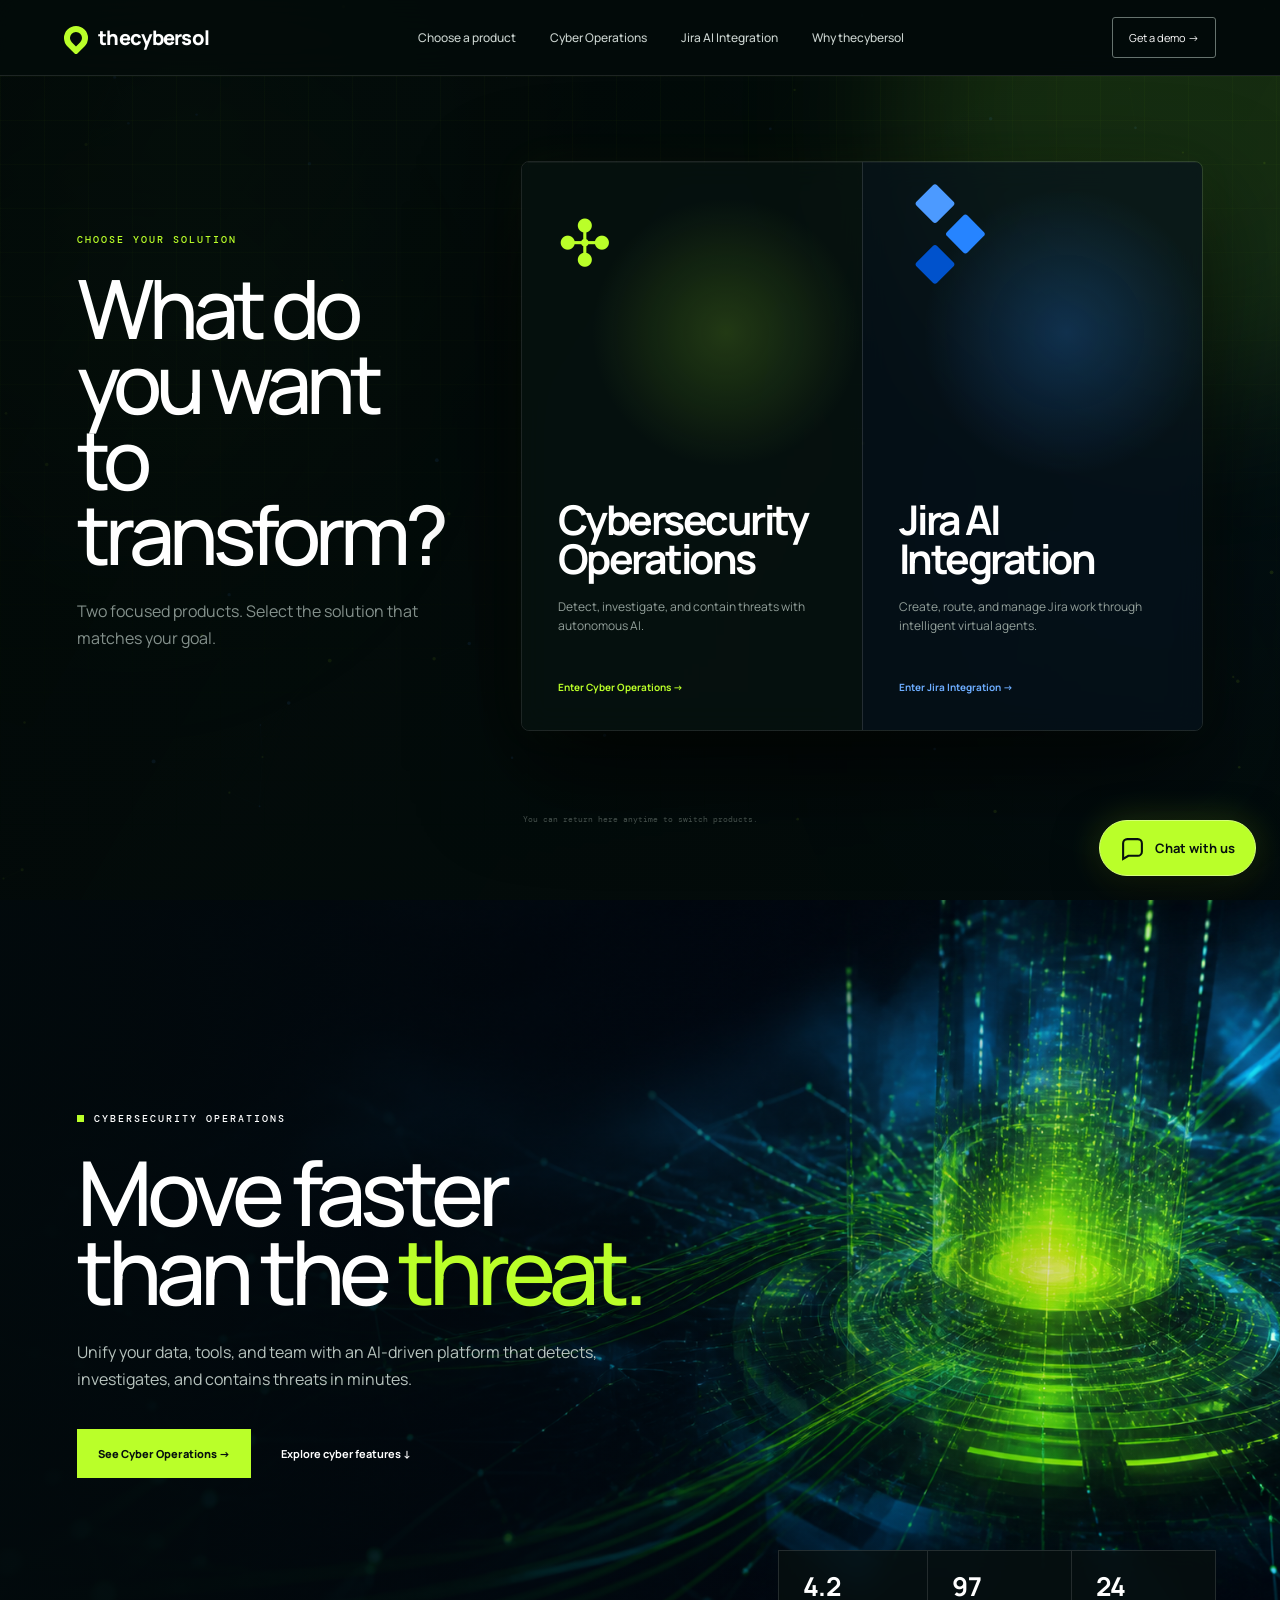
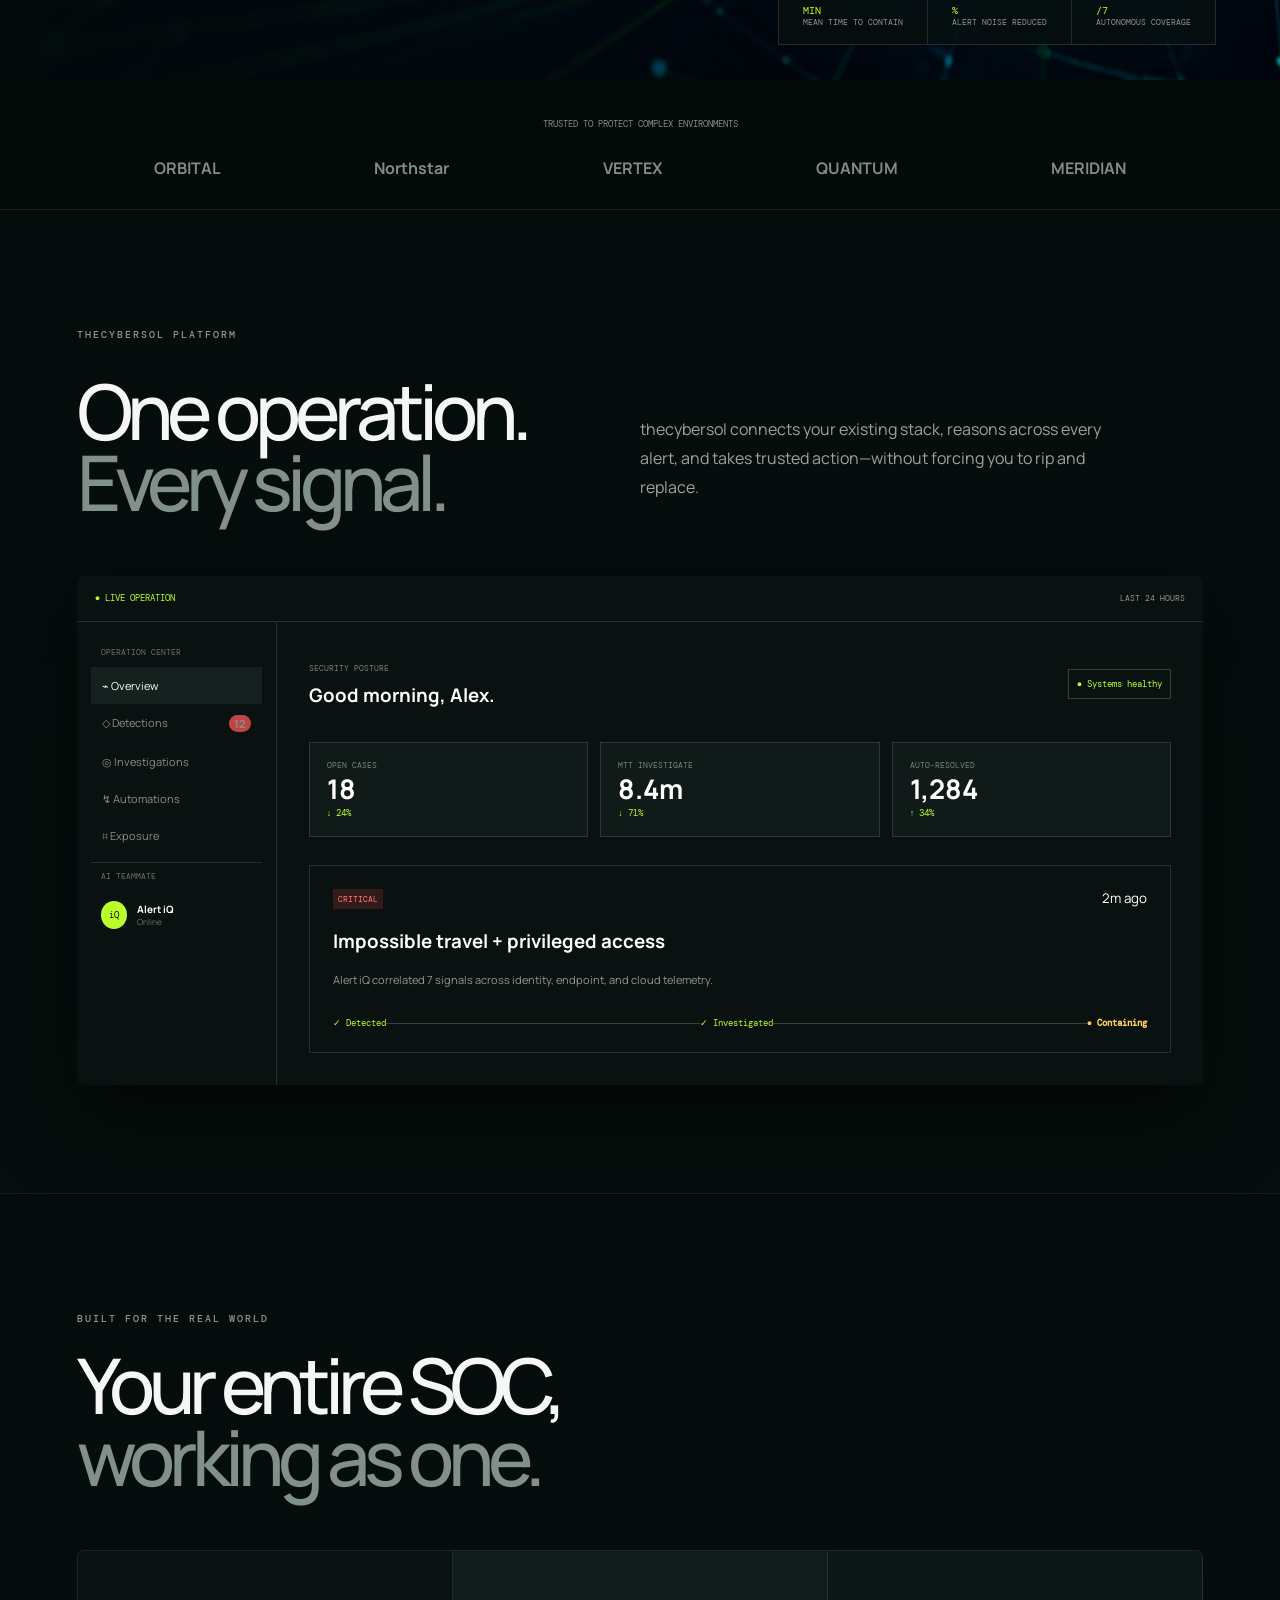
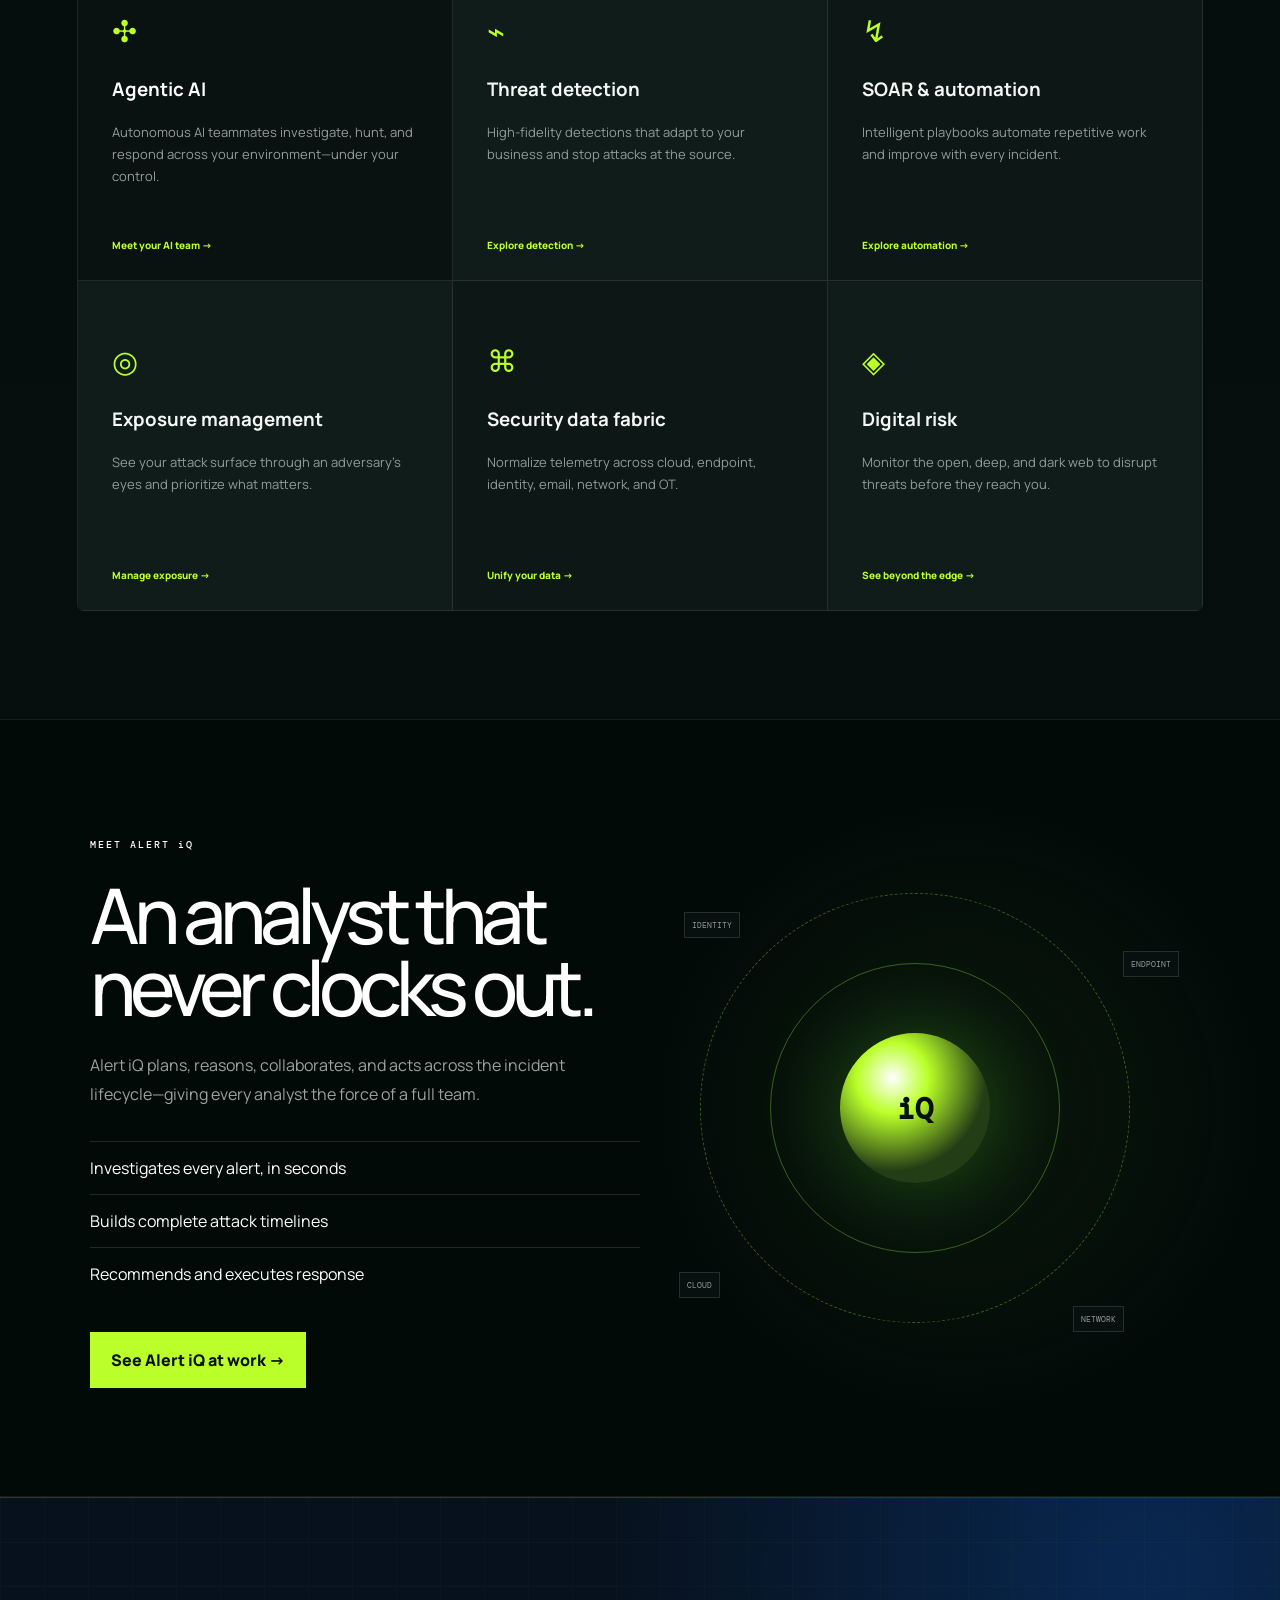
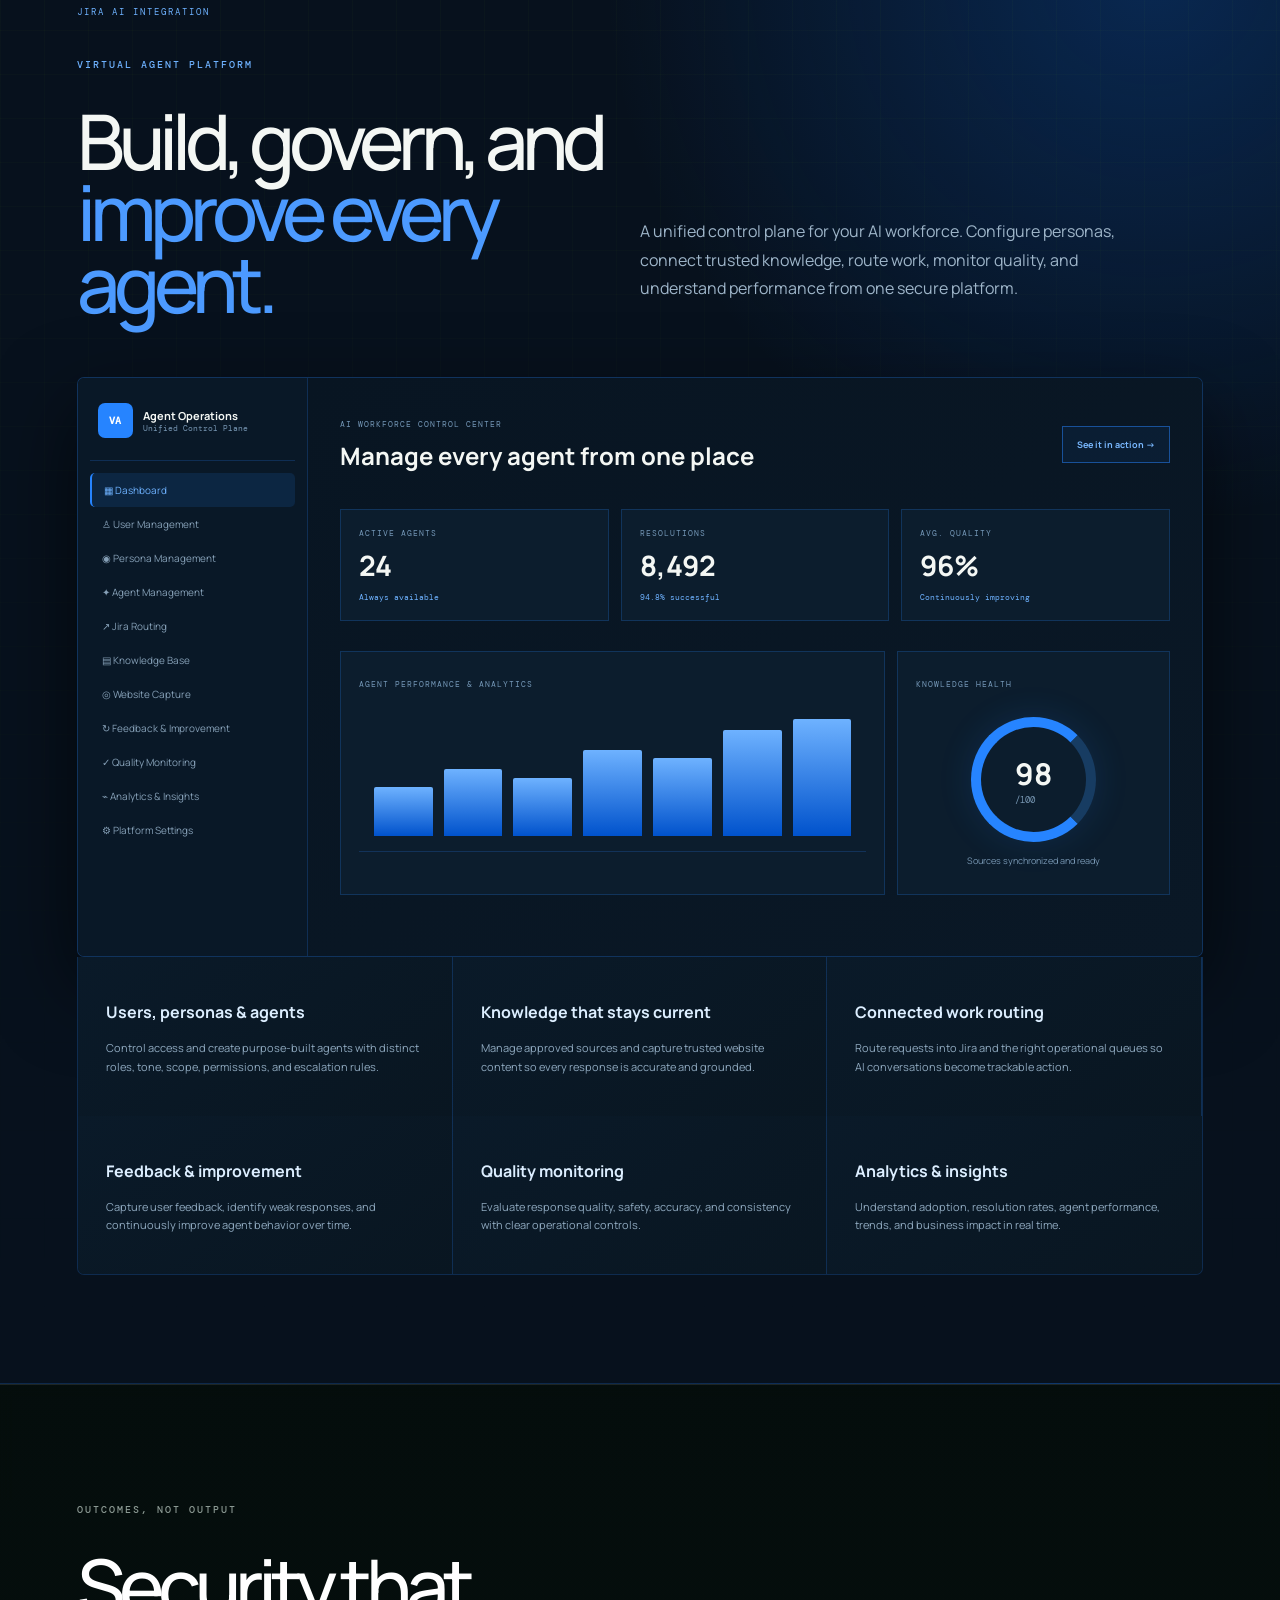
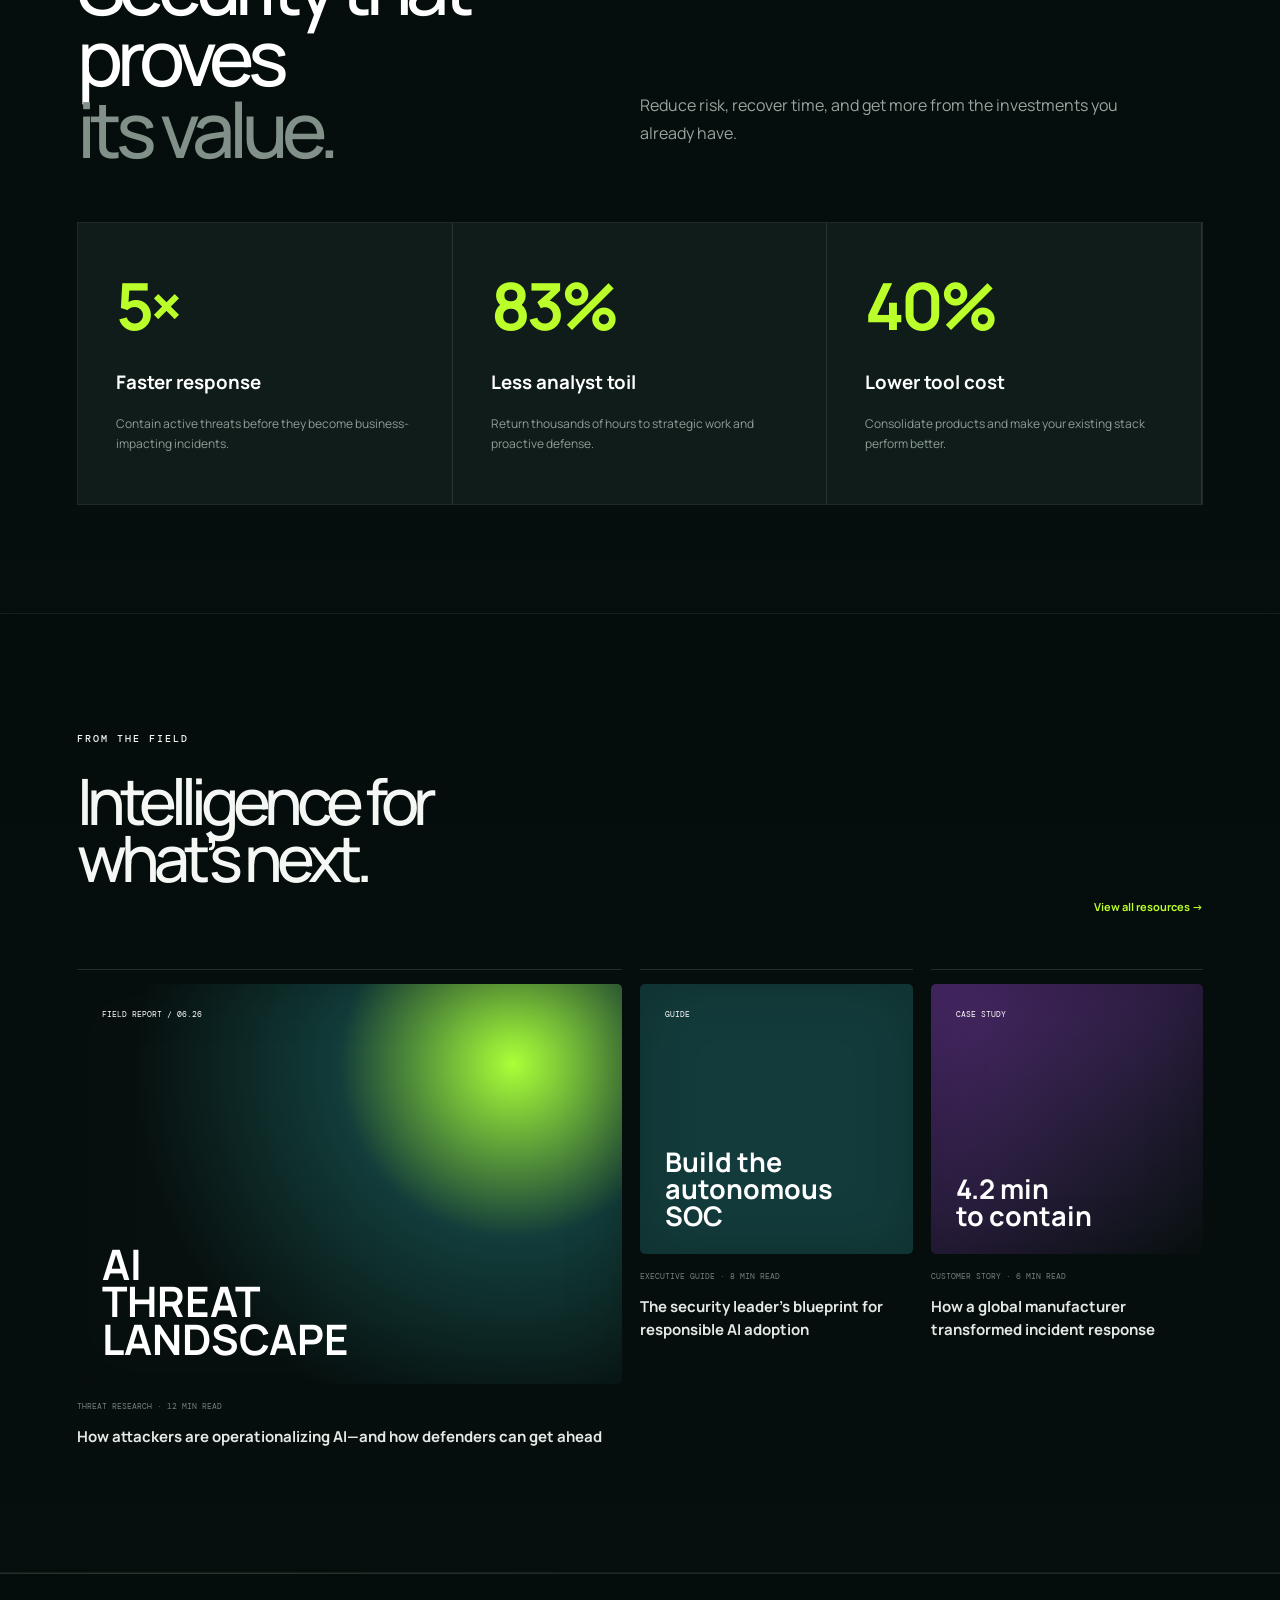
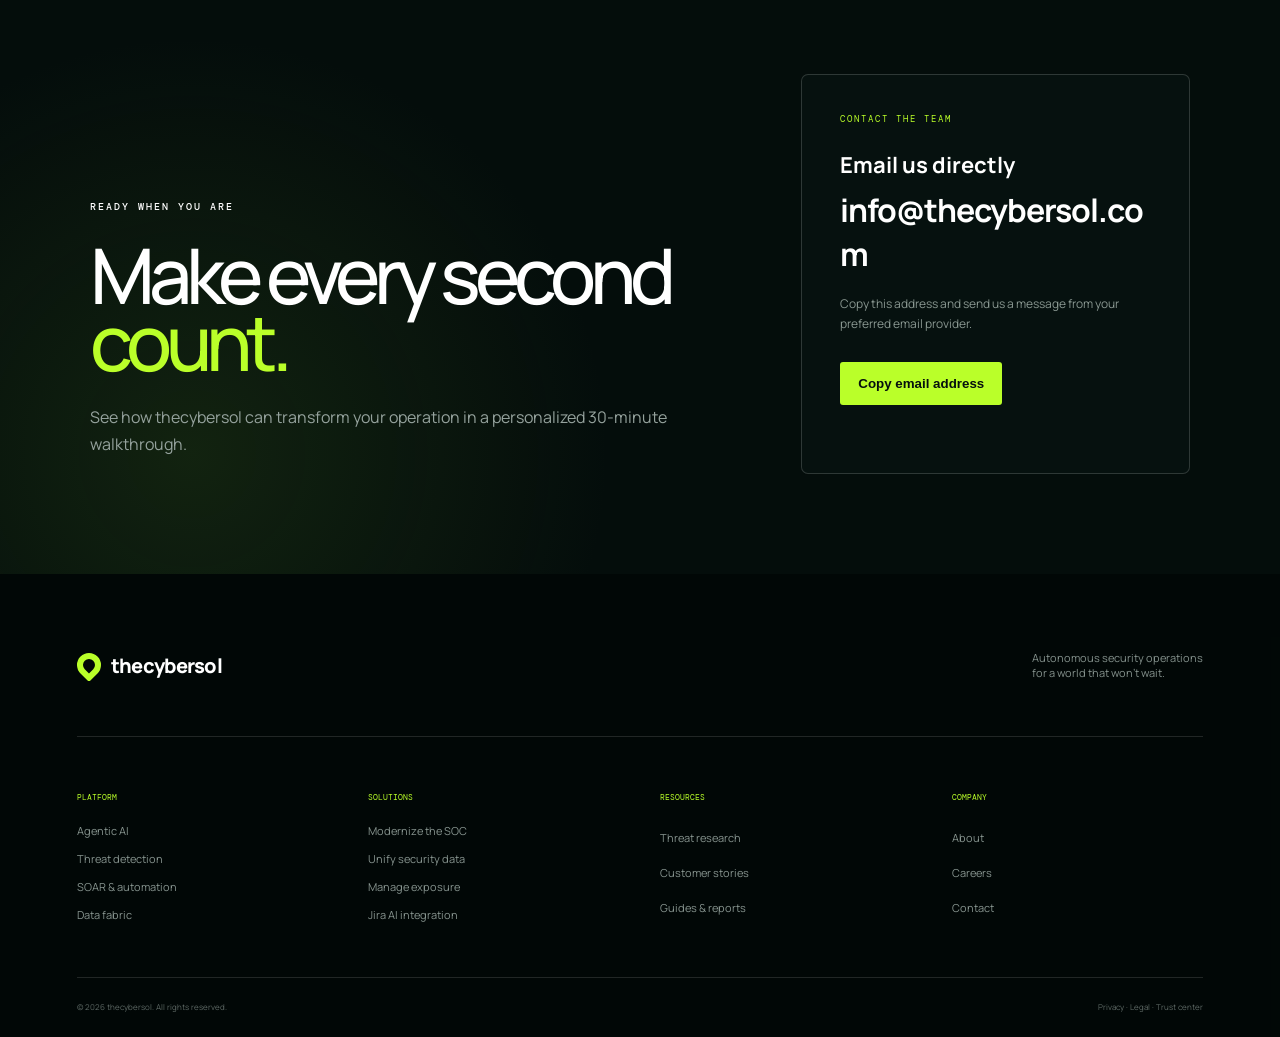
<file: index.html>
<!doctype html><html lang="en"><head><meta charset="utf-8"><meta name="viewport" content="width=device-width,initial-scale=1"><meta name="description" content="thecybersol unifies detection, investigation and response with agentic AI."><title>thecybersol | Autonomous Security Operations</title><link rel="preconnect" href="https://fonts.googleapis.com"><link rel="preconnect" href="https://fonts.gstatic.com" crossorigin><link href="https://fonts.googleapis.com/css2?family=DM+Mono:wght@400;500&family=Manrope:wght@400;500;600;700;800&display=swap" rel="stylesheet"><link rel="stylesheet" href="cyber.css?v=wide-8"><link rel="stylesheet" href="dark-theme.css?v=wide-8"><link rel="stylesheet" href="products.css?v=wide-8"><link rel="stylesheet" href="choice.css?v=wide-8"><link rel="stylesheet" href="jira-blue.css?v=wide-8"><link rel="stylesheet" href="no-numbers.css?v=wide-8"><link rel="stylesheet" href="resource-modal.css?v=wide-8"><link rel="stylesheet" href="live-theme.css?v=wide-8"><link rel="stylesheet" href="vivid-live.css?v=wide-8"><link rel="stylesheet" href="clean-polish.css?v=contact-9"><link rel="stylesheet" href="direct-contact.css?v=contact-9"><link rel="stylesheet" href="chatbot.css?v=chat-2"><link rel="stylesheet" href="chat-visible.css?v=chat-3"><script src="chatbot.js?v=chat-5" defer></script><script src="cyber.js?v=contact-9" defer></script></head><body>
<a class="skip" href="#main">Skip to content</a>
<header><a class="logo" href="#"><i></i>thecybersol</a><button class="menu" aria-expanded="false">Menu</button><nav><a href="#choose">Choose a product</a><a href="#cyber">Cyber Operations</a><a href="#jira">Jira AI Integration</a><a href="#results">Why thecybersol</a></nav><a class="outline" href="#demo">Get a demo →</a></header>
<main id="main"><section class="choice-gateway" id="choose"><div class="choice-head"><p class="eyebrow">CHOOSE YOUR SOLUTION</p><h1>What do you want<br>to transform?</h1><p>Two focused products. Select the solution that matches your goal.</p></div><div class="choice-grid"><a class="choice cyber-choice" href="#cyber"><span class="choice-number">01 / SECURITY</span><i>✣</i><div><h2>Cybersecurity<br>Operations</h2><p>Detect, investigate, and contain threats with autonomous AI.</p><b>Enter Cyber Operations →</b></div></a><a class="choice jira-choice" href="#jira"><span class="choice-number">02 / WORKFLOW</span><div class="choice-jira"><i></i><i></i><i></i></div><div><h2>Jira AI<br>Integration</h2><p>Create, route, and manage Jira work through intelligent virtual agents.</p><b>Enter Jira Integration →</b></div></a></div><small class="choice-note">You can return here anytime to switch products.</small></section><section class="hero" id="cyber"><img src="assets/cybersol-hero.png" alt="Abstract illuminated cybersecurity data network"><div class="shade"></div><div class="hero-copy"><p class="eyebrow"><i></i>CYBERSECURITY OPERATIONS</p><h1>Move faster<br>than the <em>threat.</em></h1><p>Unify your data, tools, and team with an AI-driven platform that detects, investigates, and contains threats in minutes.</p><div class="actions"><a class="btn" href="#demo">See Cyber Operations →</a><a href="#platform">Explore cyber features ↓</a></div></div><div class="metrics"><div><strong data-count="4.2">0</strong><b> MIN</b><small>MEAN TIME TO CONTAIN</small></div><div><strong data-count="97">0</strong><b>%</b><small>ALERT NOISE REDUCED</small></div><div><strong data-count="24">0</strong><b>/7</b><small>AUTONOMOUS COVERAGE</small></div></div></section>
<section class="trust"><small>TRUSTED TO PROTECT COMPLEX ENVIRONMENTS</small><div><b>ORBITAL</b><b>Northstar</b><b>VERTEX</b><b>QUANTUM</b><b>MERIDIAN</b></div></section>
<section class="section" id="platform"><div class="heading"><p class="eyebrow">THECYBERSOL PLATFORM</p><h2>One operation.<br><em>Every signal.</em></h2><p>thecybersol connects your existing stack, reasons across every alert, and takes trusted action—without forcing you to rip and replace.</p></div><div class="console"><div class="bar"><span>● LIVE OPERATION</span><small>LAST 24 HOURS</small></div><div class="console-body"><aside><small>OPERATION CENTER</small><a class="active">⌁ Overview</a><a>◇ Detections <b>12</b></a><a>◎ Investigations</a><a>↯ Automations</a><a>⌗ Exposure</a><hr><small>AI TEAMMATE</small><div class="agent"><i>iQ</i><span><b>Alert iQ</b><small>Online</small></span></div></aside><div class="dash"><div class="dash-head"><div><small>SECURITY POSTURE</small><h3>Good morning, Alex.</h3></div><span>● Systems healthy</span></div><div class="stats"><article><small>OPEN CASES</small><b>18</b><em>↓ 24%</em></article><article><small>MTT INVESTIGATE</small><b>8.4m</b><em>↓ 71%</em></article><article><small>AUTO-RESOLVED</small><b>1,284</b><em>↑ 34%</em></article></div><div class="case"><div><mark>CRITICAL</mark><small>2m ago</small></div><h3>Impossible travel + privileged access</h3><p>Alert iQ correlated 7 signals across identity, endpoint, and cloud telemetry.</p><div class="timeline"><span>✓ Detected</span><i></i><span>✓ Investigated</span><i></i><b>● Containing</b></div></div></div></div></div></section>
<section class="section" id="solutions"><div class="heading solo"><p class="eyebrow">BUILT FOR THE REAL WORLD</p><h2>Your entire SOC,<br><em>working as one.</em></h2></div><div class="cards"><article class="dark"><small>01</small><i>✣</i><h3>Agentic AI</h3><p>Autonomous AI teammates investigate, hunt, and respond across your environment—under your control.</p><a href="#demo">Meet your AI team →</a></article><article><small>02</small><i>⌁</i><h3>Threat detection</h3><p>High-fidelity detections that adapt to your business and stop attacks at the source.</p><a href="#demo">Explore detection →</a></article><article><small>03</small><i>↯</i><h3>SOAR & automation</h3><p>Intelligent playbooks automate repetitive work and improve with every incident.</p><a href="#demo">Explore automation →</a></article><article><small>04</small><i>◎</i><h3>Exposure management</h3><p>See your attack surface through an adversary's eyes and prioritize what matters.</p><a href="#demo">Manage exposure →</a></article><article><small>05</small><i>⌘</i><h3>Security data fabric</h3><p>Normalize telemetry across cloud, endpoint, identity, email, network, and OT.</p><a href="#demo">Unify your data →</a></article><article><small>06</small><i>◈</i><h3>Digital risk</h3><p>Monitor the open, deep, and dark web to disrupt threats before they reach you.</p><a href="#demo">See beyond the edge →</a></article></div></section>
<section class="alertiq"><div><p class="eyebrow">MEET ALERT iQ</p><h2>An analyst that<br>never clocks out.</h2><p>Alert iQ plans, reasons, collaborates, and acts across the incident lifecycle—giving every analyst the force of a full team.</p><ol><li><b>01</b> Investigates every alert, in seconds</li><li><b>02</b> Builds complete attack timelines</li><li><b>03</b> Recommends and executes response</li></ol><a class="btn" href="#demo">See Alert iQ at work →</a></div><div class="orb"><div class="ring one"></div><div class="ring two"></div><b>iQ</b><span class="t1">IDENTITY</span><span class="t2">ENDPOINT</span><span class="t3">CLOUD</span><span class="t4">NETWORK</span></div></section>
<section class="agent-platform section" id="agent-platform"><div class="heading"><p class="eyebrow">VIRTUAL AGENT PLATFORM</p><h2>Build, govern, and<br><em>improve every agent.</em></h2><p>A unified control plane for your AI workforce. Configure personas, connect trusted knowledge, route work, monitor quality, and understand performance from one secure platform.</p></div><div class="admin-shell"><aside><div class="admin-brand"><i>VA</i><span><b>Agent Operations</b><small>Unified Control Plane</small></span></div><a class="selected">▦ Dashboard</a><a>♙ User Management</a><a>◉ Persona Management</a><a>✦ Agent Management</a><a>↗ Jira Routing</a><a>▤ Knowledge Base</a><a>◎ Website Capture</a><a>↻ Feedback & Improvement</a><a>✓ Quality Monitoring</a><a>⌁ Analytics & Insights</a><a>⚙ Platform Settings</a></aside><div class="admin-main"><div class="admin-top"><div><small>AI WORKFORCE CONTROL CENTER</small><h3>Manage every agent from one place</h3></div><a href="#demo">See it in action →</a></div><div class="admin-stats"><article><small>ACTIVE AGENTS</small><b>24</b><span>Always available</span></article><article><small>RESOLUTIONS</small><b>8,492</b><span>94.8% successful</span></article><article><small>AVG. QUALITY</small><b>96%</b><span>Continuously improving</span></article></div><div class="admin-grid"><article><small>AGENT PERFORMANCE & ANALYTICS</small><div class="chart"><i style="height:38%"></i><i style="height:52%"></i><i style="height:45%"></i><i style="height:67%"></i><i style="height:61%"></i><i style="height:82%"></i><i style="height:91%"></i></div></article><article><small>KNOWLEDGE HEALTH</small><div class="health"><b>98</b><span>/100</span></div><p>Sources synchronized and ready</p></article></div></div></div><div class="agent-features"><article><b>01</b><h3>Users, personas & agents</h3><p>Control access and create purpose-built agents with distinct roles, tone, scope, permissions, and escalation rules.</p></article><article><b>02</b><h3>Knowledge that stays current</h3><p>Manage approved sources and capture trusted website content so every response is accurate and grounded.</p></article><article><b>03</b><h3>Connected work routing</h3><p>Route requests into Jira and the right operational queues so AI conversations become trackable action.</p></article><article><b>04</b><h3>Feedback & improvement</h3><p>Capture user feedback, identify weak responses, and continuously improve agent behavior over time.</p></article><article><b>05</b><h3>Quality monitoring</h3><p>Evaluate response quality, safety, accuracy, and consistency with clear operational controls.</p></article><article><b>06</b><h3>Analytics & insights</h3><p>Understand adoption, resolution rates, agent performance, trends, and business impact in real time.</p></article></div></section>
<section class="section results" id="results"><div class="heading"><p class="eyebrow">OUTCOMES, NOT OUTPUT</p><h2>Security that proves<br><em>its value.</em></h2><p>Reduce risk, recover time, and get more from the investments you already have.</p></div><div class="result-grid"><article><b>5×</b><h3>Faster response</h3><p>Contain active threats before they become business-impacting incidents.</p></article><article><b>83%</b><h3>Less analyst toil</h3><p>Return thousands of hours to strategic work and proactive defense.</p></article><article><b>40%</b><h3>Lower tool cost</h3><p>Consolidate products and make your existing stack perform better.</p></article></div></section>
<section class="section" id="resources"><div class="resource-head"><div><p class="eyebrow">FROM THE FIELD</p><h2>Intelligence for<br>what’s next.</h2></div><a href="#">View all resources →</a></div><div class="resources"><article class="wide"><div><small>FIELD REPORT / 06.26</small><b>AI<br>THREAT<br>LANDSCAPE</b></div><small>THREAT RESEARCH · 12 MIN READ</small><h3>How attackers are operationalizing AI—and how defenders can get ahead</h3></article><article><div class="tile teal"><small>GUIDE</small><b>Build the<br>autonomous SOC</b></div><small>EXECUTIVE GUIDE · 8 MIN READ</small><h3>The security leader’s blueprint for responsible AI adoption</h3></article><article><div class="tile purple"><small>CASE STUDY</small><b>4.2 min<br>to contain</b></div><small>CUSTOMER STORY · 6 MIN READ</small><h3>How a global manufacturer transformed incident response</h3></article></div></section>
<section class="demo" id="demo"><div><p class="eyebrow">READY WHEN YOU ARE</p><h2>Make every second<br><em>count.</em></h2><p>See how thecybersol can transform your operation in a personalized 30-minute walkthrough.</p></div><div class="direct-contact"><small>CONTACT THE TEAM</small><h3>Email us directly</h3><strong>info@thecybersol.com</strong><p>Copy this address and send us a message from your preferred email provider.</p><button type="button" id="copy-email">Copy email address</button><span id="copy-status" aria-live="polite"></span></div></section></main>
<footer class="footer" id="company"><div class="footer-top"><a class="logo" href="#main"><i></i>thecybersol</a><p>Autonomous security operations<br>for a world that won't wait.</p></div><div class="links"><div><b>PLATFORM</b><a href="#cyber">Agentic AI</a><a href="#solutions">Threat detection</a><a href="#solutions">SOAR & automation</a><a href="#platform">Data fabric</a></div><div><b>SOLUTIONS</b><a href="#cyber">Modernize the SOC</a><a href="#platform">Unify security data</a><a href="#solutions">Manage exposure</a><a href="#jira">Jira AI integration</a></div><div><b>RESOURCES</b><a href="#resources">Threat research</a><a href="#results">Customer stories</a><a href="#resources">Guides & reports</a></div><div><b>COMPANY</b><a href="#choose">About</a><a href="careers.html">Careers</a><a href="#demo">Contact</a></div></div><div class="legal"><span>© 2026 thecybersol. All rights reserved.</span><span><a href="privacy.html">Privacy</a> · <a href="legal.html">Legal</a> · <a href="trust-center.html">Trust center</a></span></div></footer></body></html>
</file>
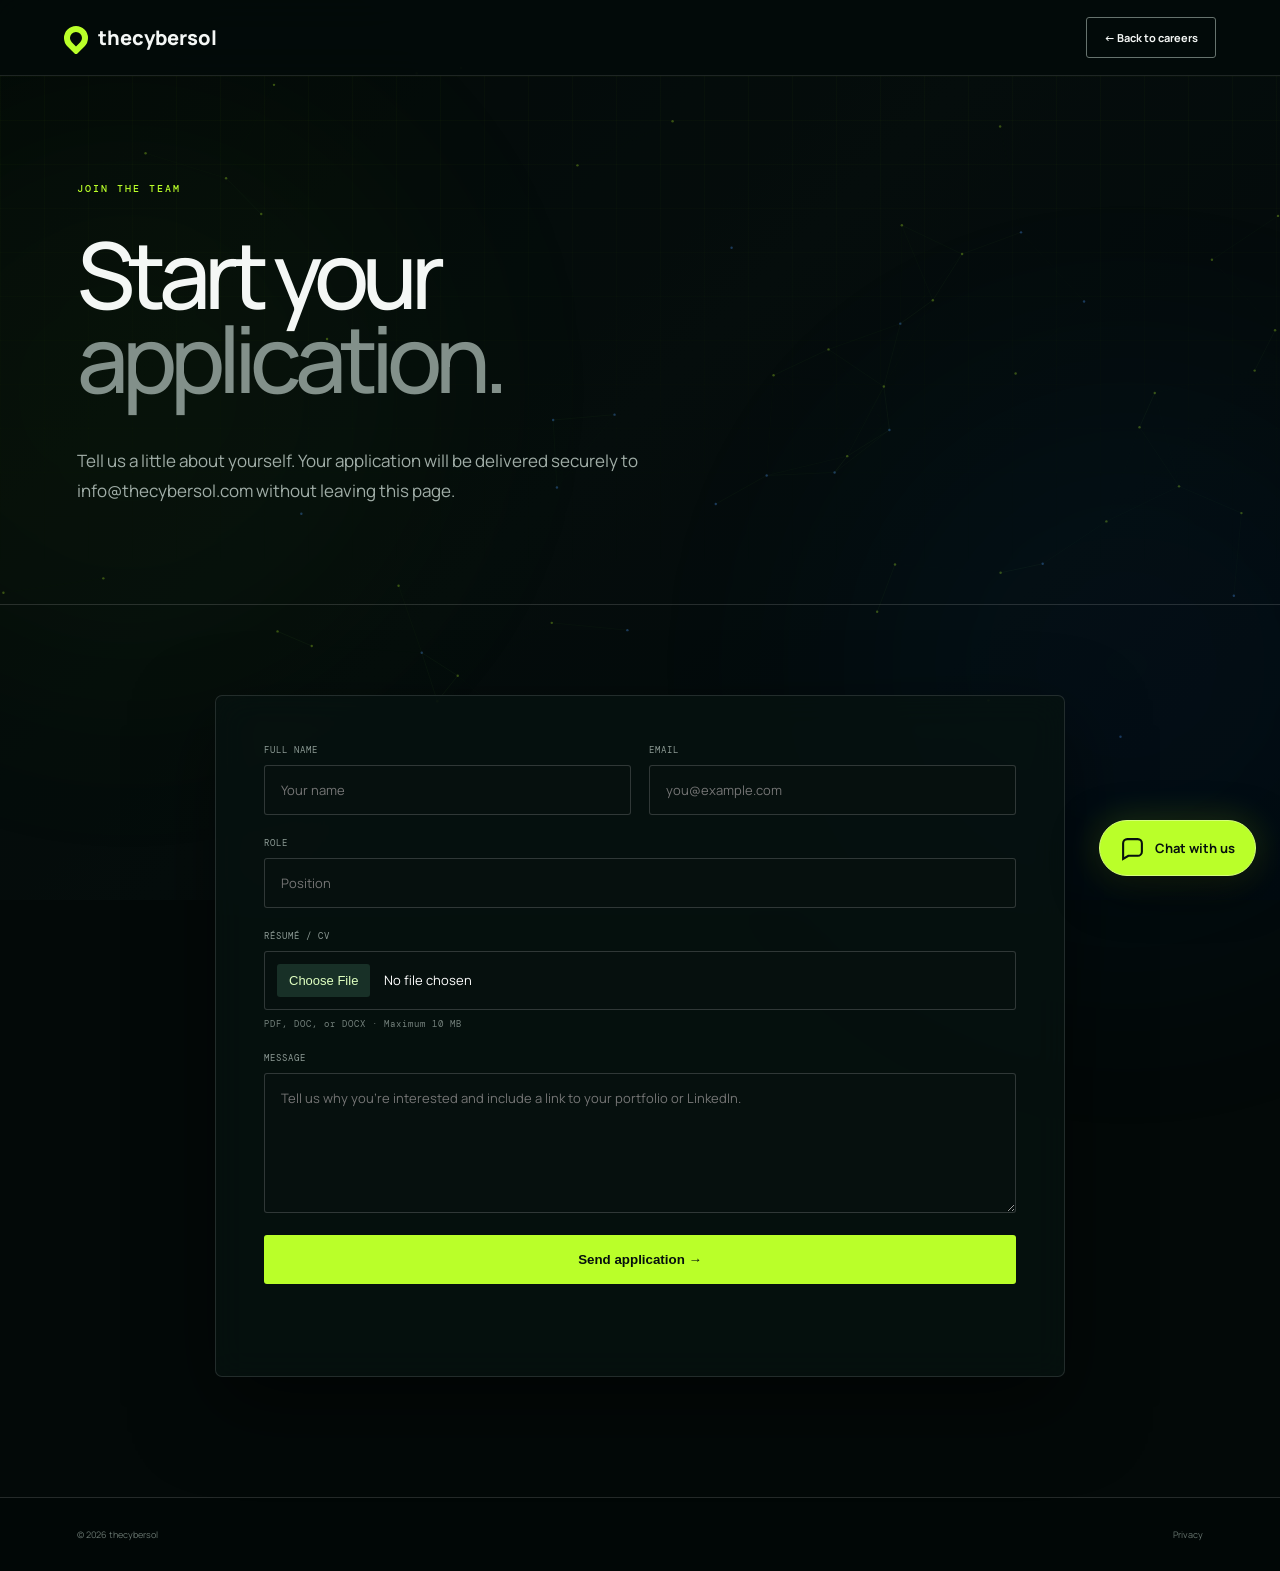
<file: application.html>
<!doctype html><html lang="en"><head><meta charset="utf-8"><meta name="viewport" content="width=device-width,initial-scale=1"><title>Apply | thecybersol</title><link href="https://fonts.googleapis.com/css2?family=DM+Mono:wght@400;500&family=Manrope:wght@400;500;600;700;800&display=swap" rel="stylesheet"><link rel="stylesheet" href="info.css?v=clean-2"><link rel="stylesheet" href="info-clean.css?v=wide-3"><link rel="stylesheet" href="application.css?v=resume-2"><link rel="stylesheet" href="resume-upload.css?v=resume-2"><script src="info.js?v=clean-2" defer></script><script src="application.js?v=resume-2" defer></script><link rel="stylesheet" href="chatbot.css?v=chat-2"><link rel="stylesheet" href="chat-visible.css?v=chat-3"><script src="chatbot.js?v=chat-5" defer></script></head><body><nav class="info-nav"><a class="logo" href="index.html"><i></i>thecybersol</a><a class="back" href="careers.html">← Back to careers</a></nav><header class="info-hero application-hero"><p class="eyebrow">JOIN THE TEAM</p><h1>Start your<br><em>application.</em></h1><p class="lede">Tell us a little about yourself. Your application will be delivered securely to info@thecybersol.com without leaving this page.</p></header><main class="info-content"><form class="application-form" id="application-form"><div><label>FULL NAME<input name="name" autocomplete="name" required placeholder="Your name"></label><label>EMAIL<input name="email" type="email" autocomplete="email" required placeholder="you@example.com"></label></div><label>ROLE<input name="role" id="role" required placeholder="Position"></label><label>RÉSUMÉ / CV<input name="attachment" id="resume" type="file" accept=".pdf,.doc,.docx,application/pdf,application/msword,application/vnd.openxmlformats-officedocument.wordprocessingml.document" required><small class="file-hint">PDF, DOC, or DOCX · Maximum 10 MB</small></label><label>MESSAGE<textarea name="message" required rows="6" placeholder="Tell us why you're interested and include a link to your portfolio or LinkedIn."></textarea></label><input class="honey" name="_honey" tabindex="-1" autocomplete="off"><button class="apply-button" type="submit">Send application →</button><p class="apply-status" aria-live="polite"></p></form></main><footer class="info-footer"><span>© 2026 thecybersol</span><a href="privacy.html">Privacy</a></footer></body></html>
</file>
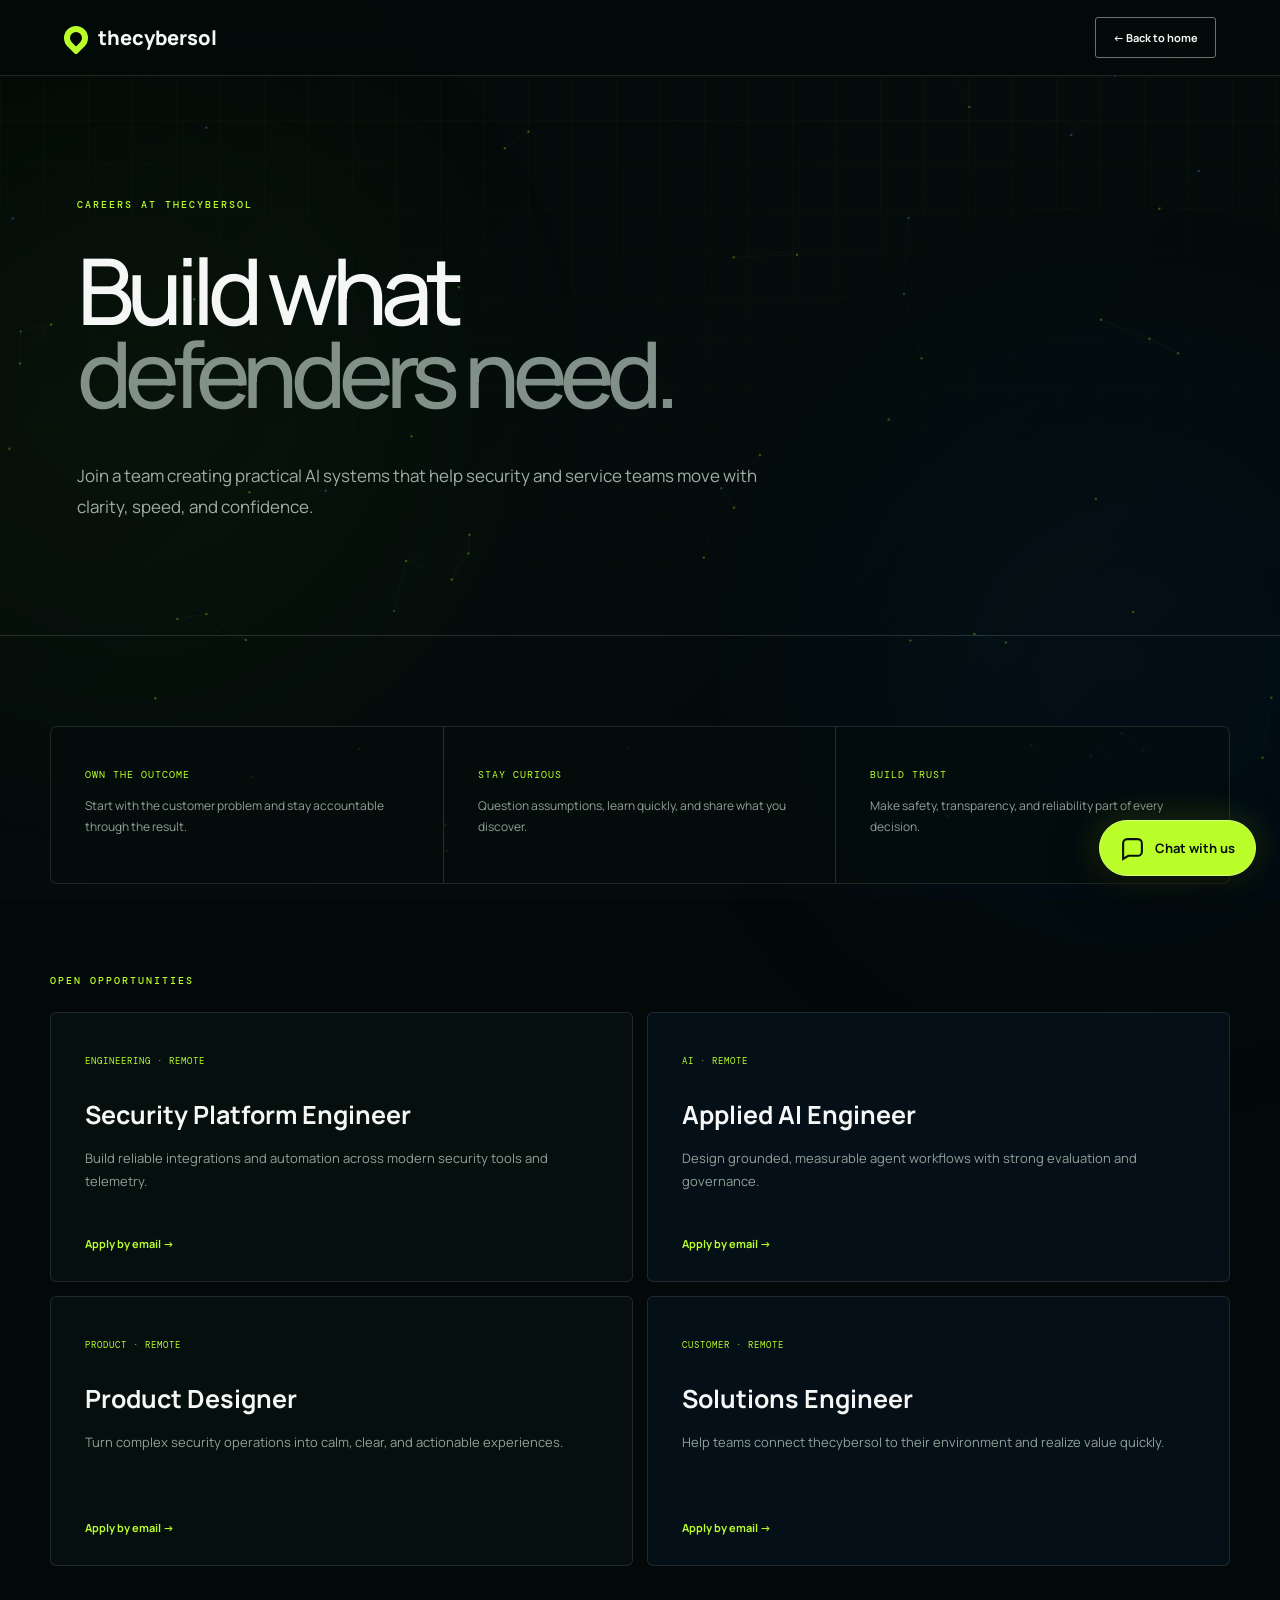
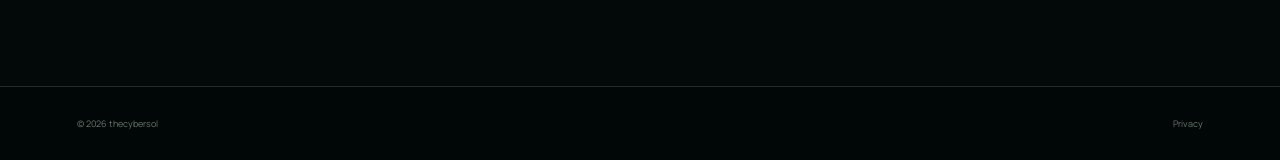
<file: careers.html>
<!doctype html><html lang="en"><head><meta charset="utf-8"><meta name="viewport" content="width=device-width,initial-scale=1"><title>Careers | thecybersol</title><link href="https://fonts.googleapis.com/css2?family=DM+Mono:wght@400;500&family=Manrope:wght@400;500;600;700;800&display=swap" rel="stylesheet"><link rel="stylesheet" href="info.css?v=clean-2"><link rel="stylesheet" href="info-clean.css?v=wide-3"><script src="info.js?v=clean-2" defer></script><link rel="stylesheet" href="chatbot.css?v=chat-2"><link rel="stylesheet" href="chat-visible.css?v=chat-3"><script src="chatbot.js?v=chat-5" defer></script></head><body><nav class="info-nav"><a class="logo" href="index.html"><i></i>thecybersol</a><a class="back" href="index.html">← Back to home</a></nav><header class="info-hero"><p class="eyebrow">CAREERS AT THECYBERSOL</p><h1>Build what<br><em>defenders need.</em></h1><p class="lede">Join a team creating practical AI systems that help security and service teams move with clarity, speed, and confidence.</p></header><main class="info-content"><div class="values"><div><b>OWN THE OUTCOME</b><p>Start with the customer problem and stay accountable through the result.</p></div><div><b>STAY CURIOUS</b><p>Question assumptions, learn quickly, and share what you discover.</p></div><div><b>BUILD TRUST</b><p>Make safety, transparency, and reliability part of every decision.</p></div></div><p class="eyebrow">OPEN OPPORTUNITIES</p><div class="job-grid"><article class="job"><small>ENGINEERING · REMOTE</small><h2>Security Platform Engineer</h2><p>Build reliable integrations and automation across modern security tools and telemetry.</p><a href="application.html?role=Security%20Platform%20Engineer">Apply by email →</a></article><article class="job"><small>AI · REMOTE</small><h2>Applied AI Engineer</h2><p>Design grounded, measurable agent workflows with strong evaluation and governance.</p><a href="application.html?role=Applied%20AI%20Engineer">Apply by email →</a></article><article class="job"><small>PRODUCT · REMOTE</small><h2>Product Designer</h2><p>Turn complex security operations into calm, clear, and actionable experiences.</p><a href="application.html?role=Product%20Designer">Apply by email →</a></article><article class="job"><small>CUSTOMER · REMOTE</small><h2>Solutions Engineer</h2><p>Help teams connect thecybersol to their environment and realize value quickly.</p><a href="application.html?role=Solutions%20Engineer">Apply by email →</a></article></div></main><footer class="info-footer"><span>© 2026 thecybersol</span><a href="privacy.html">Privacy</a></footer></body></html>
</file>
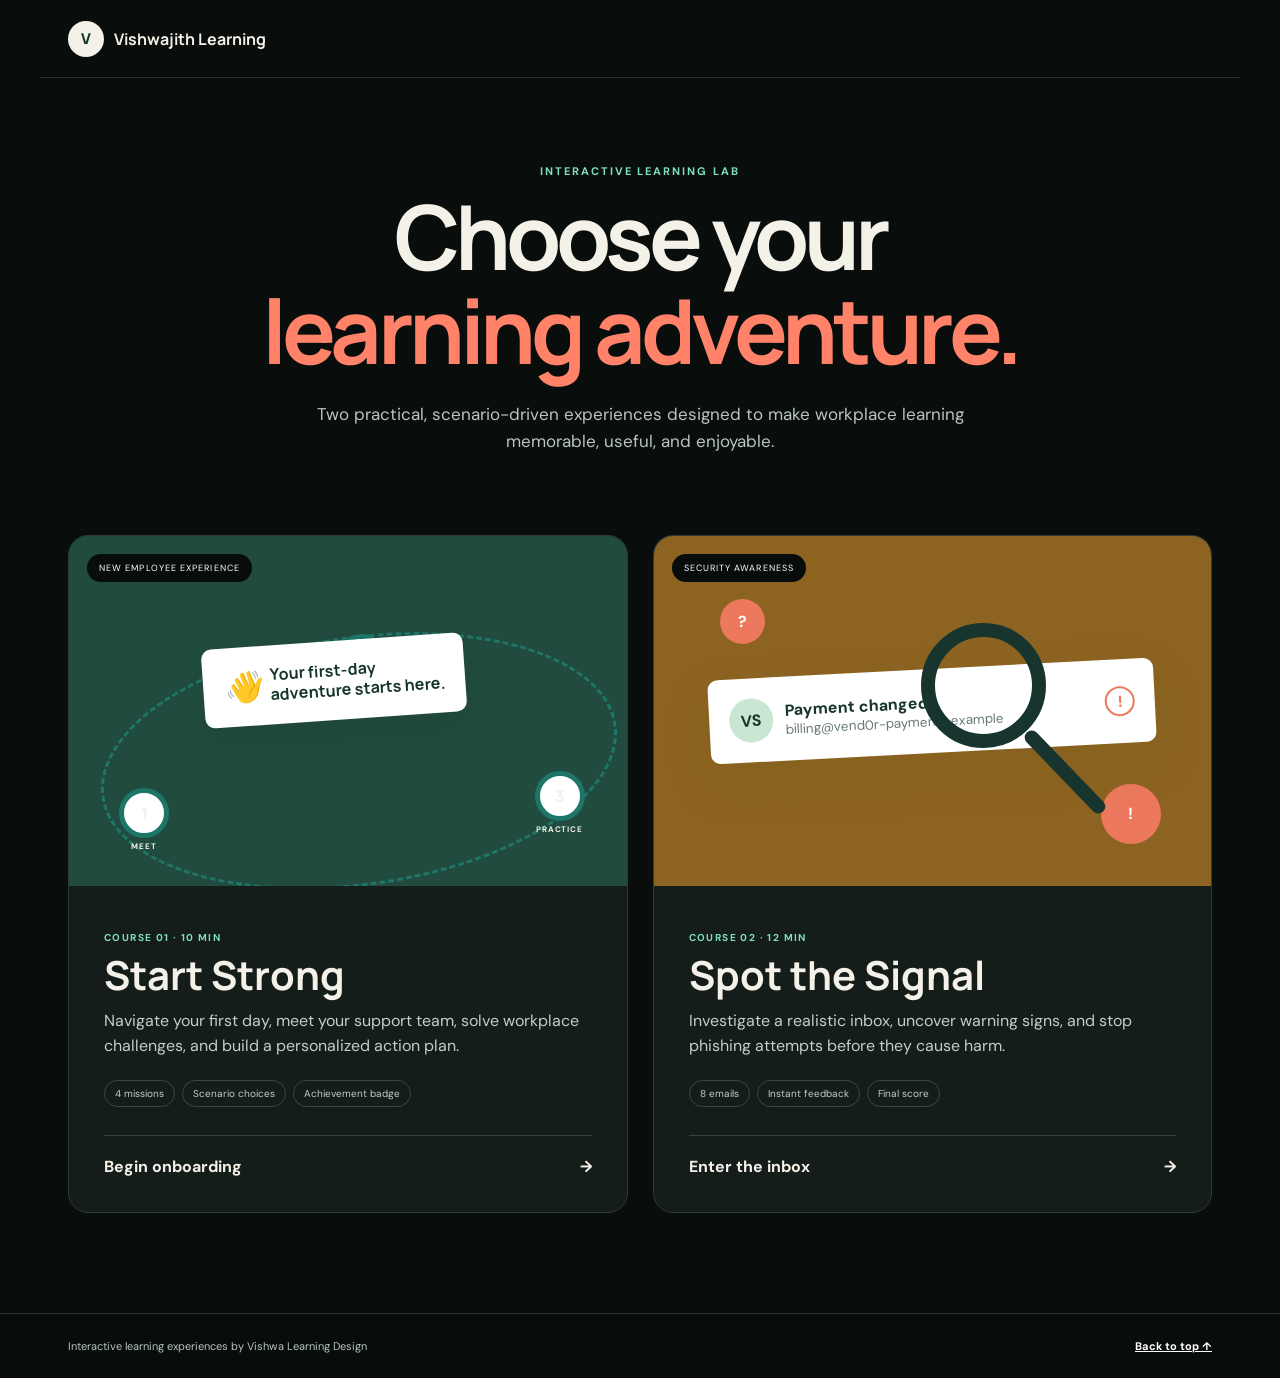
<file: learning-lab.html>
<!doctype html><html lang="en"><head><meta charset="utf-8"><meta name="viewport" content="width=device-width,initial-scale=1"><title>Learning Lab | Choose Your Training</title><link rel="preconnect" href="https://fonts.googleapis.com"><link rel="preconnect" href="https://fonts.gstatic.com" crossorigin><link href="https://fonts.googleapis.com/css2?family=DM+Sans:wght@400;500;600;700&family=Manrope:wght@600;700;800&display=swap" rel="stylesheet"><link rel="stylesheet" href="learning-lab.css"></head>
<body id="top"><link rel="stylesheet" href="dark-lab.css"><link rel="stylesheet" href="learning-brand.css"><header><a href="learning-lab.html" class="learning-brand"><span>V</span><b>Vishwajith Learning</b></a></header>
<main><section class="intro"><p>INTERACTIVE LEARNING LAB</p><h1>Choose your<br><em>learning adventure.</em></h1><span>Two practical, scenario-driven experiences designed to make workplace learning memorable, useful, and enjoyable.</span></section>
<section class="courses" aria-label="Available courses">
  <a class="course onboarding" href="onboarding-training.html"><div class="badge">NEW EMPLOYEE EXPERIENCE</div><div class="art"><div class="path"></div><span class="stop one">1<small>Meet</small></span><span class="stop two">2<small>Explore</small></span><span class="stop three">3<small>Practice</small></span><div class="welcome-card"><i>👋</i><b>Your first-day<br>adventure starts here.</b></div></div><div class="copy"><p>COURSE 01 · 10 MIN</p><h2>Start Strong</h2><span>Navigate your first day, meet your support team, solve workplace challenges, and build a personalized action plan.</span><div class="tags"><i>4 missions</i><i>Scenario choices</i><i>Achievement badge</i></div><strong>Begin onboarding <b>→</b></strong></div></a>
  <a class="course phishing" href="phishing-training.html"><div class="badge">SECURITY AWARENESS</div><div class="art"><div class="email"><span>VS</span><p><b>Payment changed</b><small>billing@vend0r-payments.example</small></p><i>!</i></div><div class="lens"></div><span class="alert a1">?</span><span class="alert a2">!</span></div><div class="copy"><p>COURSE 02 · 12 MIN</p><h2>Spot the Signal</h2><span>Investigate a realistic inbox, uncover warning signs, and stop phishing attempts before they cause harm.</span><div class="tags"><i>8 emails</i><i>Instant feedback</i><i>Final score</i></div><strong>Enter the inbox <b>→</b></strong></div></a>
</section></main><footer>Interactive learning experiences by Vishwa Learning Design <a href="#top">Back to top ↑</a></footer></body></html>
</file>
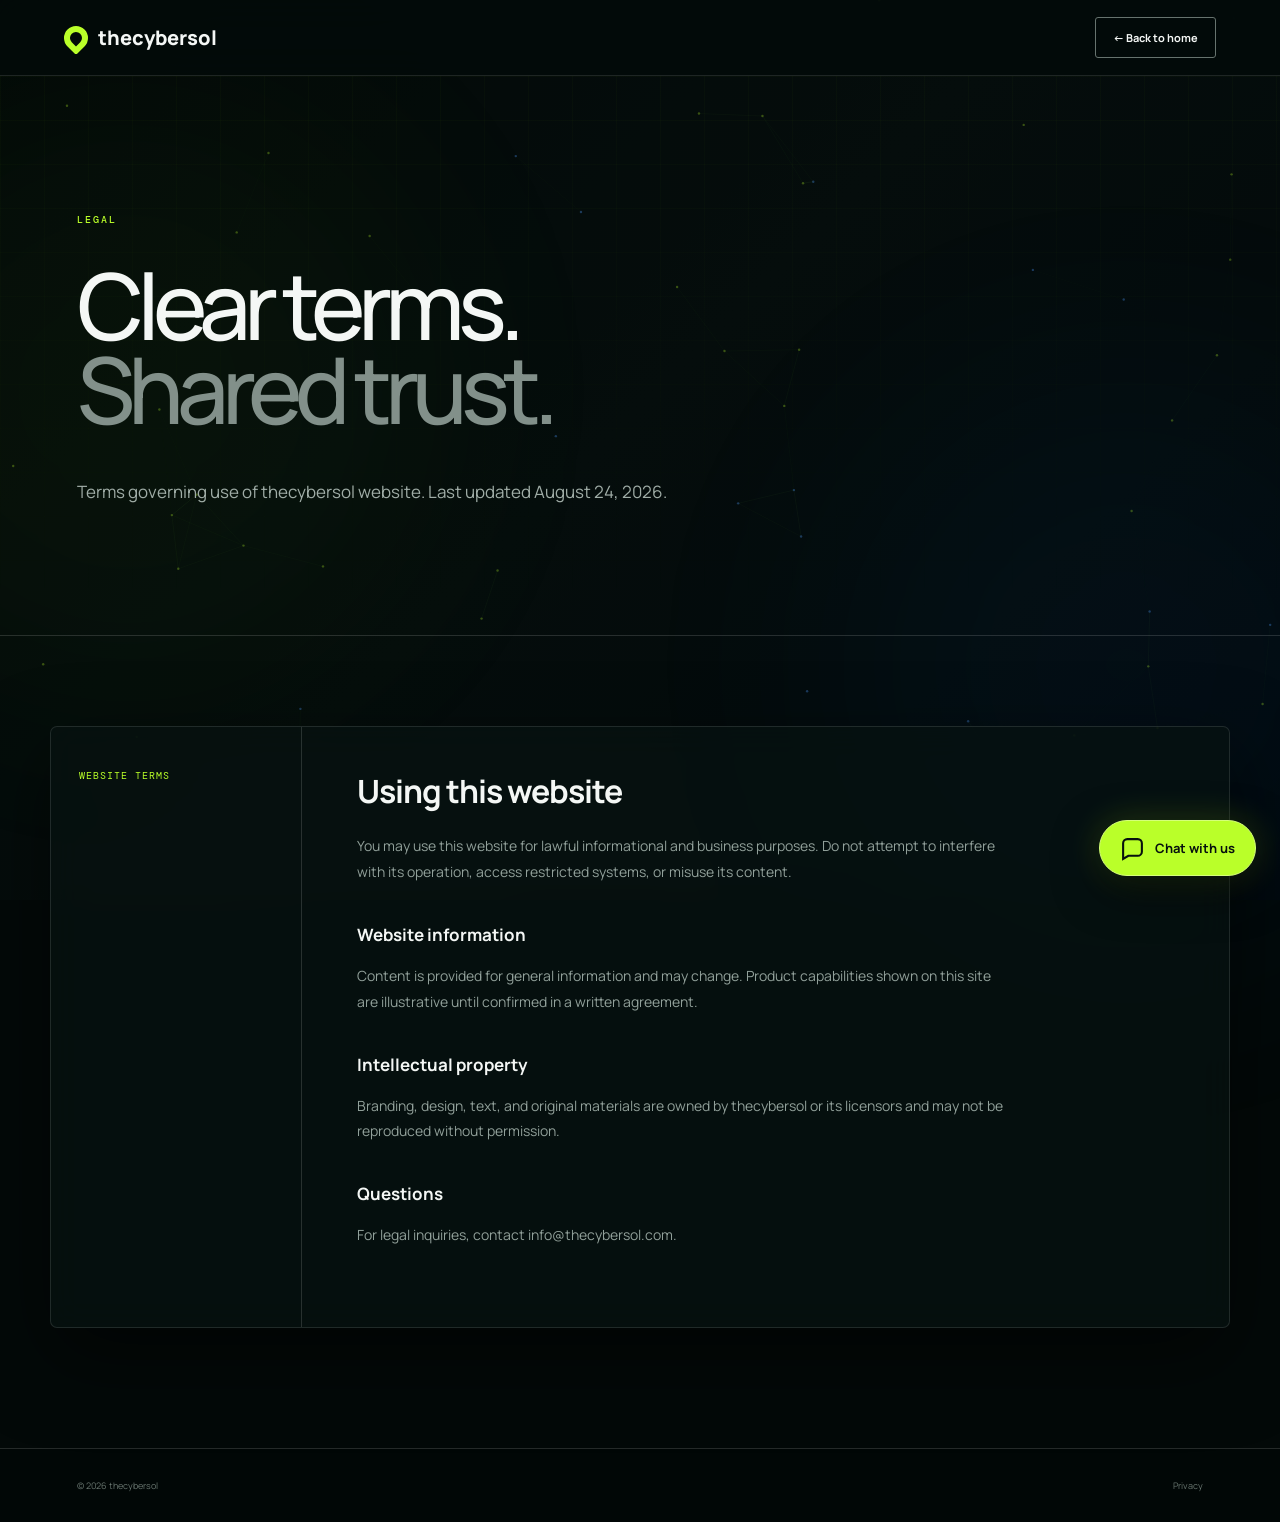
<file: legal.html>
<!doctype html><html lang="en"><head><meta charset="utf-8"><meta name="viewport" content="width=device-width,initial-scale=1"><title>Legal | thecybersol</title><link href="https://fonts.googleapis.com/css2?family=DM+Mono:wght@400;500&family=Manrope:wght@400;500;600;700;800&display=swap" rel="stylesheet"><link rel="stylesheet" href="info.css?v=clean-2"><link rel="stylesheet" href="info-clean.css?v=noredirect-4"><script src="info.js?v=clean-2" defer></script><link rel="stylesheet" href="chatbot.css?v=chat-2"><link rel="stylesheet" href="chat-visible.css?v=chat-3"><script src="chatbot.js?v=chat-5" defer></script></head><body><nav class="info-nav"><a class="logo" href="index.html"><i></i>thecybersol</a><a class="back" href="index.html">← Back to home</a></nav><header class="info-hero"><p class="eyebrow">LEGAL</p><h1>Clear terms.<br><em>Shared trust.</em></h1><p class="lede">Terms governing use of thecybersol website. Last updated August 24, 2026.</p></header><main class="info-content"><section class="policy-grid"><aside>WEBSITE TERMS</aside><article><h2>Using this website</h2><p>You may use this website for lawful informational and business purposes. Do not attempt to interfere with its operation, access restricted systems, or misuse its content.</p><h3>Website information</h3><p>Content is provided for general information and may change. Product capabilities shown on this site are illustrative until confirmed in a written agreement.</p><h3>Intellectual property</h3><p>Branding, design, text, and original materials are owned by thecybersol or its licensors and may not be reproduced without permission.</p><h3>Questions</h3><p>For legal inquiries, contact <span class="email-text">info@thecybersol.com</span>.</p></article></section></main><footer class="info-footer"><span>© 2026 thecybersol</span><a href="privacy.html">Privacy</a></footer></body></html>
</file>
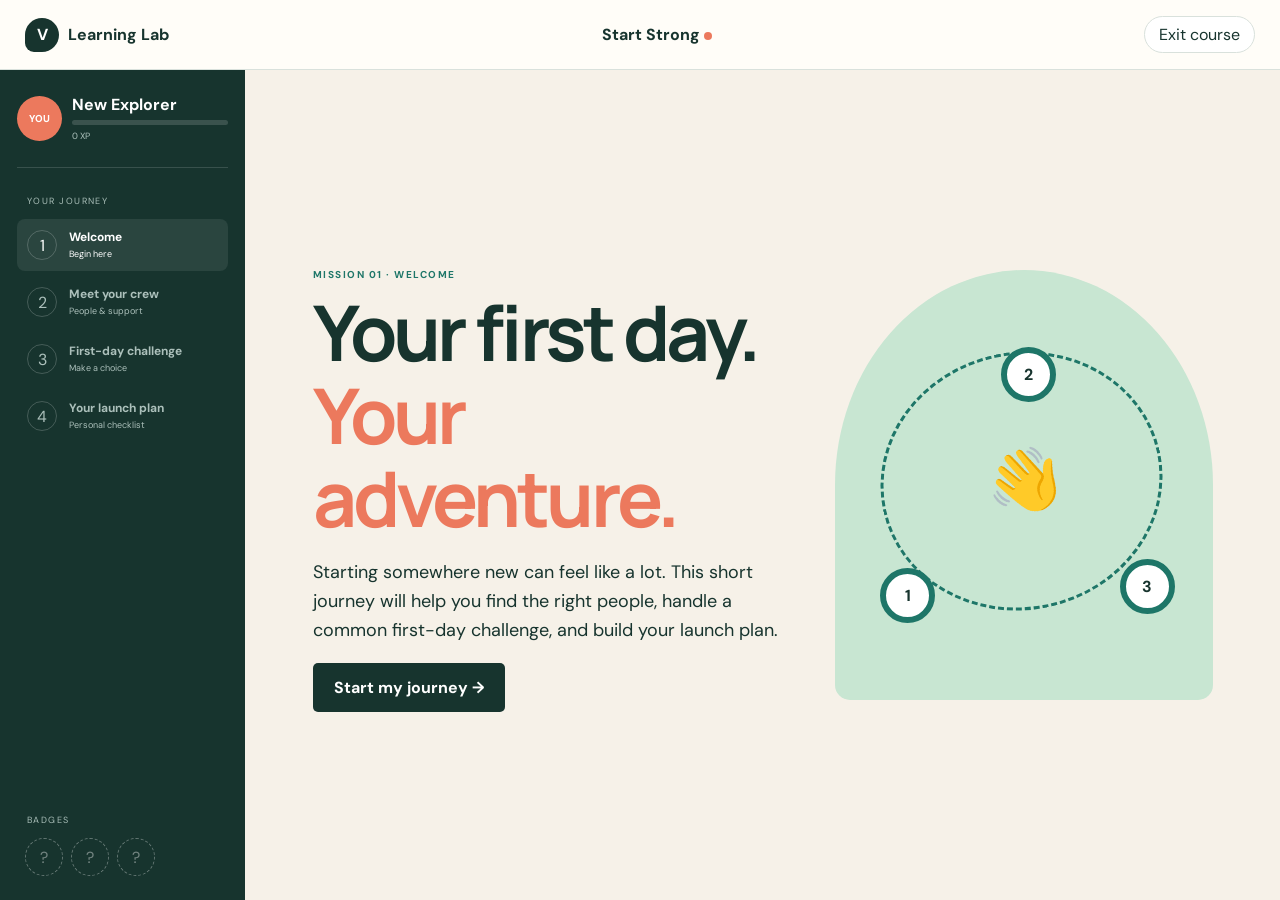
<file: onboarding-training.html>
<!doctype html><html lang="en"><head><meta charset="utf-8"><meta name="viewport" content="width=device-width,initial-scale=1"><title>Start Strong | Onboarding Adventure</title><link rel="preconnect" href="https://fonts.googleapis.com"><link rel="preconnect" href="https://fonts.gstatic.com" crossorigin><link href="https://fonts.googleapis.com/css2?family=DM+Sans:wght@400;500;600;700&family=Manrope:wght@600;700;800&display=swap" rel="stylesheet"><link rel="stylesheet" href="onboarding-training.css"></head><body>
<header><a href="learning-lab.html" class="brand"><span>V</span> Learning Lab</a><div class="title">Start Strong <i></i></div><button id="exit">Exit course</button></header>
<main><aside><div class="profile"><span id="avatar">YOU</span><div><b>New Explorer</b><small><i id="xpbar"></i></small><em id="xp">0 XP</em></div></div><p>YOUR JOURNEY</p><nav id="journey"><button class="active"><i>1</i><span>Welcome<br><small>Begin here</small></span></button><button disabled><i>2</i><span>Meet your crew<br><small>People & support</small></span></button><button disabled><i>3</i><span>First-day challenge<br><small>Make a choice</small></span></button><button disabled><i>4</i><span>Your launch plan<br><small>Personal checklist</small></span></button></nav><div class="badges"><p>BADGES</p><span id="badge1">?</span><span id="badge2">?</span><span id="badge3">?</span></div></aside>
<section id="stage" class="stage"></section></main><dialog id="exit-dialog"><h2>Pause your adventure?</h2><p>Your progress will reset if you leave.</p><button id="stay">Keep exploring</button><a href="learning-lab.html">Exit to Learning Lab</a></dialog><script src="onboarding-training.js"></script></body></html>
</file>
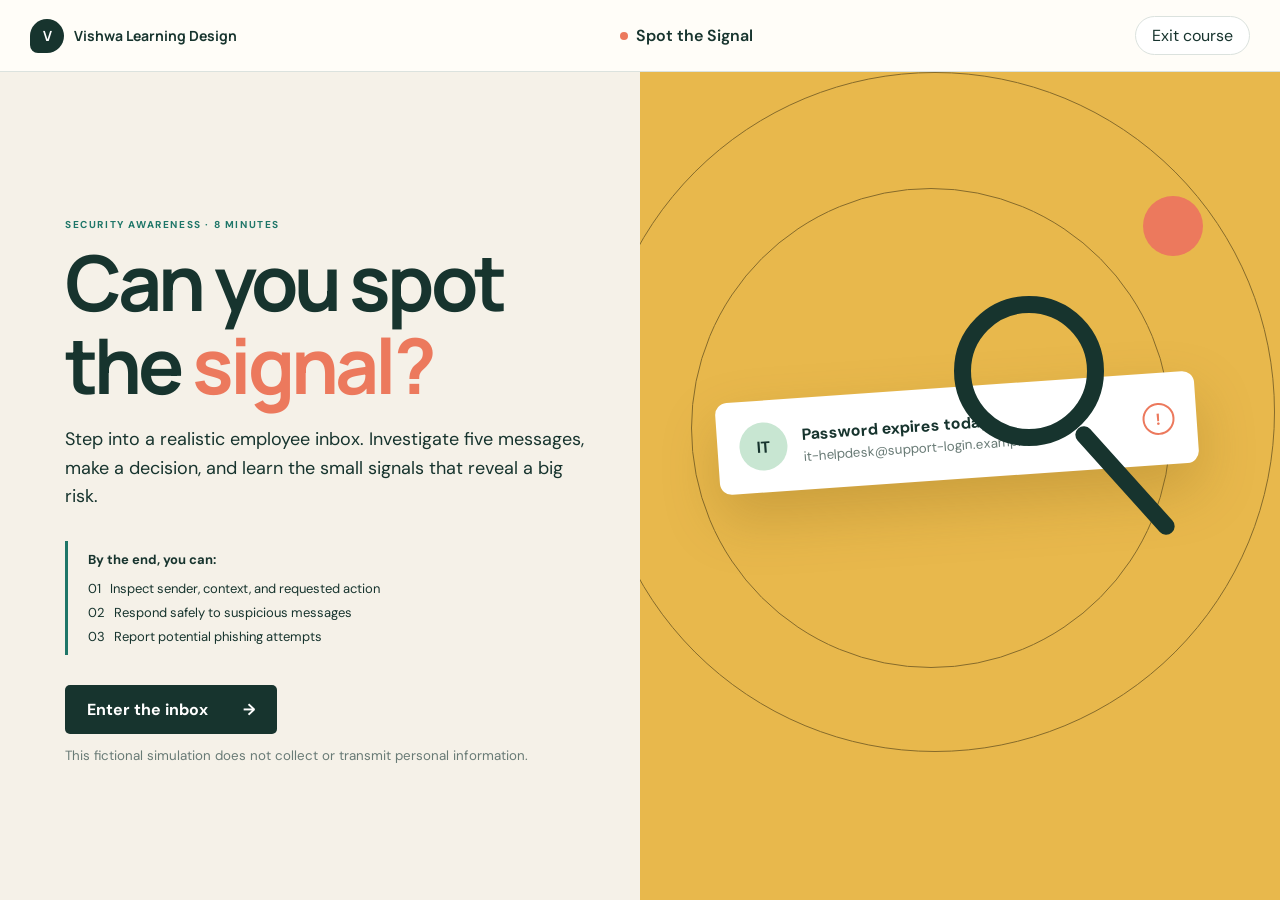
<file: phishing-training.html>
<!doctype html>
<html lang="en">
<head>
  <meta charset="utf-8"><meta name="viewport" content="width=device-width,initial-scale=1">
  <title>Spot the Signal | Phishing Simulation</title>
  <link rel="preconnect" href="https://fonts.googleapis.com"><link rel="preconnect" href="https://fonts.gstatic.com" crossorigin>
  <link href="https://fonts.googleapis.com/css2?family=DM+Sans:wght@400;500;600;700&family=Manrope:wght@600;700;800&display=swap" rel="stylesheet">
  <link rel="stylesheet" href="phishing-training.css">
  <link rel="stylesheet" href="result-pictures.css">
</head>
<body>
  <a class="skip" href="#course">Skip to course</a>
  <header><a href="index.html" class="brand"><span>V</span> Vishwa Learning Design</a><div class="course-name"><i></i> Spot the Signal</div><button id="exit" class="exit">Exit course</button></header>
  <main id="course">
    <section id="welcome" class="screen welcome active">
      <div class="welcome-copy"><p class="eyebrow">SECURITY AWARENESS · 8 MINUTES</p><h1>Can you spot<br>the <em>signal?</em></h1><p>Step into a realistic employee inbox. Investigate five messages, make a decision, and learn the small signals that reveal a big risk.</p><div class="objectives"><b>By the end, you can:</b><span>01 &nbsp; Inspect sender, context, and requested action</span><span>02 &nbsp; Respond safely to suspicious messages</span><span>03 &nbsp; Report potential phishing attempts</span></div><button class="primary" data-action="start">Enter the inbox <span>→</span></button><small>This fictional simulation does not collect or transmit personal information.</small></div>
      <div class="hero-art" aria-hidden="true"><div class="mail-card"><span class="sender">IT</span><div><b>Password expires today</b><small>it-helpdesk@support-login.example</small></div><i>!</i></div><div class="magnifier"></div><div class="signal s1"></div><div class="signal s2"></div><div class="signal s3"></div></div>
    </section>

    <section id="simulation" class="screen simulation">
      <aside class="sidebar"><div class="avatar">VL</div><nav aria-label="Mailbox"><button class="selected">▣ <span>Inbox</span><b>8</b></button><button>☆ <span>Flagged</span></button><button>⌁ <span>Reported</span><b id="reported-count">0</b></button></nav><div class="tip"><b>Investigator tip</b><p>Urgency alone does not prove an email is malicious. Look at the complete context.</p></div></aside>
      <div class="mailbox"><div class="mailbox-head"><div><p class="eyebrow">SIMULATION</p><h2>Inbox</h2></div><div class="status"><span id="progress-label">0 of 8 reviewed</span><div><i id="progress-bar"></i></div></div></div><div id="message-list" class="message-list"></div></div>
      <article id="email-panel" class="email-panel"><div class="empty-state"><div>✉</div><h3>Select a message</h3><p>Review the details, investigate possible warning signs, and choose the safest response.</p></div></article>
    </section>

    <section id="results" class="screen results"><div class="result-card"><div id="result-ring" class="result-ring"><span><strong id="score">0%</strong><small>final score</small></span></div><p class="eyebrow">SIMULATION COMPLETE</p><h2 id="result-title">Signal spotted.</h2><p id="result-message"></p><div class="result-stats"><div><strong id="correct-stat">0/5</strong><span>Correct decisions</span></div><div><strong id="clue-stat">0</strong><span>Clues explored</span></div><div><strong id="report-stat">0</strong><span>Threats reported</span></div></div><div class="takeaway"><b>Use the 3-second pause</b><ol><li><span>1</span>Check who really sent it.</li><li><span>2</span>Question the pressure and requested action.</li><li><span>3</span>Verify elsewhere before clicking or sharing information.</li></ol></div><div class="result-actions"><button class="primary" data-action="restart">Try again</button><a href="index.html">Return to portfolio →</a></div></div></section>
  </main>
  <dialog id="exit-dialog"><h2>Leave the simulation?</h2><p>Your progress will not be saved.</p><div><button id="cancel-exit">Keep learning</button><a href="index.html">Exit to portfolio</a></div></dialog>
  <script src="phishing-training.js"></script>
</body>
</html>
</file>
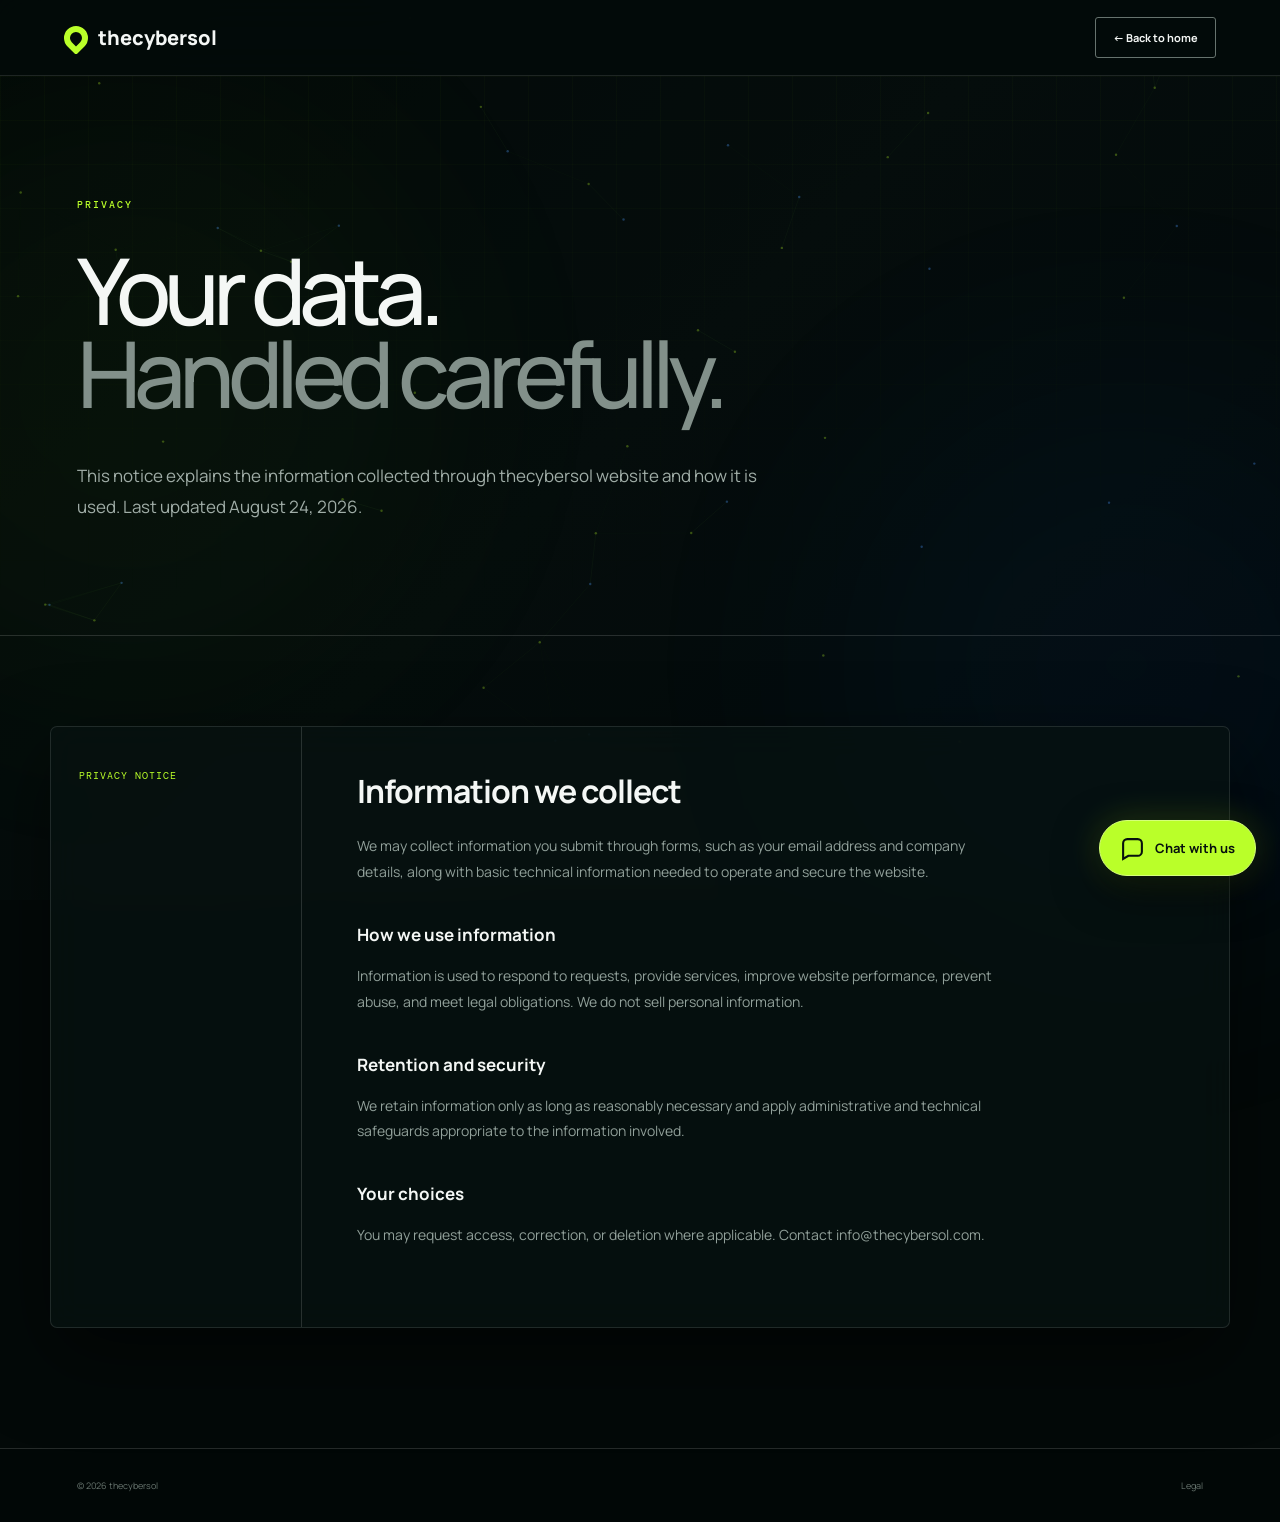
<file: privacy.html>
<!doctype html><html lang="en"><head><meta charset="utf-8"><meta name="viewport" content="width=device-width,initial-scale=1"><title>Privacy | thecybersol</title><link href="https://fonts.googleapis.com/css2?family=DM+Mono:wght@400;500&family=Manrope:wght@400;500;600;700;800&display=swap" rel="stylesheet"><link rel="stylesheet" href="info.css?v=clean-2"><link rel="stylesheet" href="info-clean.css?v=noredirect-4"><script src="info.js?v=clean-2" defer></script><link rel="stylesheet" href="chatbot.css?v=chat-2"><link rel="stylesheet" href="chat-visible.css?v=chat-3"><script src="chatbot.js?v=chat-5" defer></script></head><body><nav class="info-nav"><a class="logo" href="index.html"><i></i>thecybersol</a><a class="back" href="index.html">← Back to home</a></nav><header class="info-hero"><p class="eyebrow">PRIVACY</p><h1>Your data.<br><em>Handled carefully.</em></h1><p class="lede">This notice explains the information collected through thecybersol website and how it is used. Last updated August 24, 2026.</p></header><main class="info-content"><section class="policy-grid"><aside>PRIVACY NOTICE</aside><article><h2>Information we collect</h2><p>We may collect information you submit through forms, such as your email address and company details, along with basic technical information needed to operate and secure the website.</p><h3>How we use information</h3><p>Information is used to respond to requests, provide services, improve website performance, prevent abuse, and meet legal obligations. We do not sell personal information.</p><h3>Retention and security</h3><p>We retain information only as long as reasonably necessary and apply administrative and technical safeguards appropriate to the information involved.</p><h3>Your choices</h3><p>You may request access, correction, or deletion where applicable. Contact <span class="email-text">info@thecybersol.com</span>.</p></article></section></main><footer class="info-footer"><span>© 2026 thecybersol</span><a href="legal.html">Legal</a></footer></body></html>
</file>
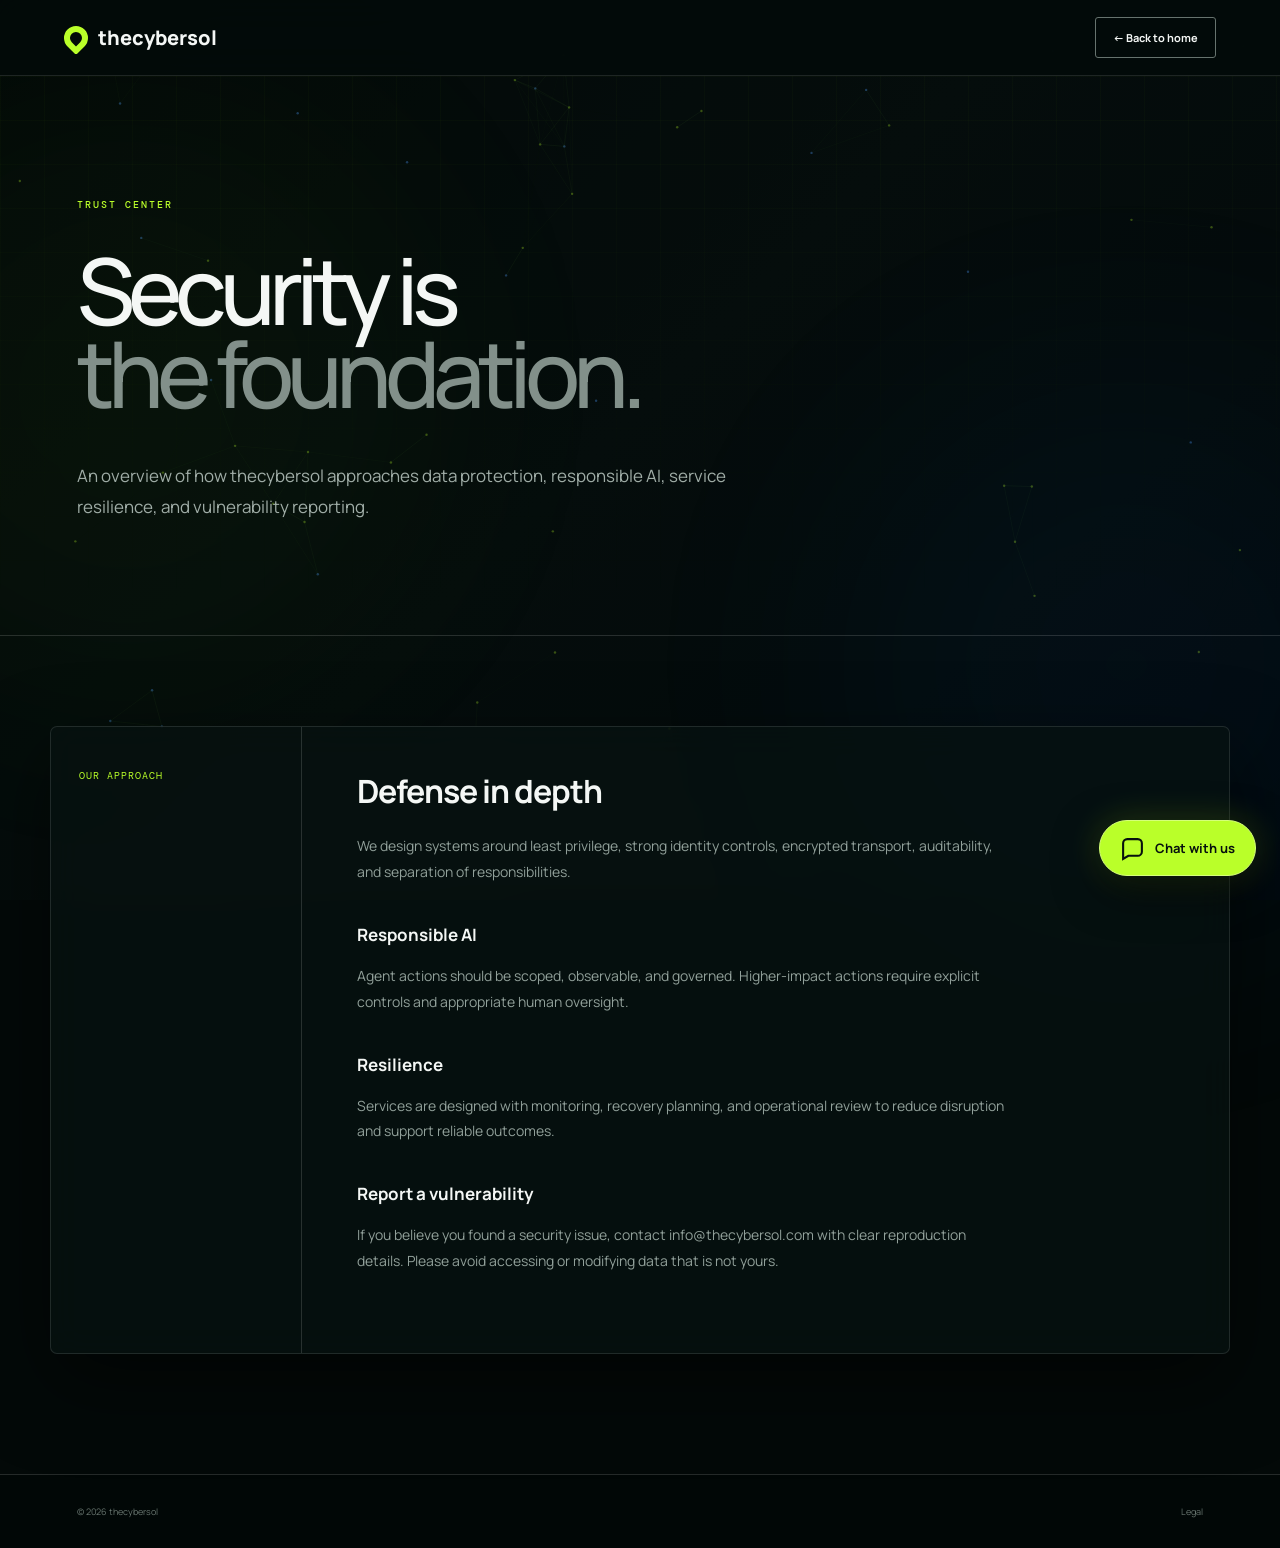
<file: trust-center.html>
<!doctype html><html lang="en"><head><meta charset="utf-8"><meta name="viewport" content="width=device-width,initial-scale=1"><title>Trust Center | thecybersol</title><link href="https://fonts.googleapis.com/css2?family=DM+Mono:wght@400;500&family=Manrope:wght@400;500;600;700;800&display=swap" rel="stylesheet"><link rel="stylesheet" href="info.css?v=clean-2"><link rel="stylesheet" href="info-clean.css?v=noredirect-4"><script src="info.js?v=clean-2" defer></script><link rel="stylesheet" href="chatbot.css?v=chat-2"><link rel="stylesheet" href="chat-visible.css?v=chat-3"><script src="chatbot.js?v=chat-5" defer></script></head><body><nav class="info-nav"><a class="logo" href="index.html"><i></i>thecybersol</a><a class="back" href="index.html">← Back to home</a></nav><header class="info-hero"><p class="eyebrow">TRUST CENTER</p><h1>Security is<br><em>the foundation.</em></h1><p class="lede">An overview of how thecybersol approaches data protection, responsible AI, service resilience, and vulnerability reporting.</p></header><main class="info-content"><section class="policy-grid"><aside>OUR APPROACH</aside><article><h2>Defense in depth</h2><p>We design systems around least privilege, strong identity controls, encrypted transport, auditability, and separation of responsibilities.</p><h3>Responsible AI</h3><p>Agent actions should be scoped, observable, and governed. Higher-impact actions require explicit controls and appropriate human oversight.</p><h3>Resilience</h3><p>Services are designed with monitoring, recovery planning, and operational review to reduce disruption and support reliable outcomes.</p><h3>Report a vulnerability</h3><p>If you believe you found a security issue, contact <span class="email-text">info@thecybersol.com</span> with clear reproduction details. Please avoid accessing or modifying data that is not yours.</p></article></section></main><footer class="info-footer"><span>© 2026 thecybersol</span><a href="legal.html">Legal</a></footer></body></html>
</file>
<file: cyber.css>
:root{--ink:#07100f;--paper:#f1f0e9;--lime:#baff29;--muted:#a4afaa;--line:#ffffff20}*{box-sizing:border-box}html{scroll-behavior:smooth}body{margin:0;background:var(--paper);color:var(--ink);font-family:Manrope,Arial,sans-serif}a{text-decoration:none;color:inherit}.skip{position:fixed;top:-60px;z-index:99;background:white;padding:12px}.skip:focus{top:10px}.alert{height:42px;background:var(--lime);display:flex;align-items:center;justify-content:center;gap:16px;font-size:11px}.alert b{font:500 9px DM Mono;background:#07100f;color:#fff;padding:5px 8px}.alert a{font-weight:800}header{height:78px;padding:0 5vw;background:var(--ink);color:#fff;display:flex;align-items:center;gap:4vw;border-bottom:1px solid var(--line);position:relative;z-index:10}.logo{font-size:20px;font-weight:800;display:flex;align-items:center}.logo i{width:24px;height:24px;border:6px solid var(--lime);border-radius:50% 50% 10% 50%;transform:rotate(45deg);margin-right:10px}.logo span{color:var(--lime)}nav{display:flex;gap:30px;margin:auto}nav a{font-size:12px;color:#cad3cf}.outline{border:1px solid #66736e;padding:12px 16px;font-size:11px}.menu{display:none}.hero{height:calc(100vh - 120px);min-height:650px;background:#030b0c;color:#fff;position:relative;display:flex;align-items:center;padding:6vw;overflow:hidden}.hero>img,.shade{position:absolute;inset:0;width:100%;height:100%;object-fit:cover}.shade{background:linear-gradient(90deg,#020a0ce8,#020a0c50 60%,transparent)}.hero-copy{position:relative;max-width:800px;z-index:2}.eyebrow{font:500 10px DM Mono;letter-spacing:2px}.hero .eyebrow i{display:inline-block;width:7px;height:7px;background:var(--lime);margin-right:10px}.hero h1,.heading h2,.alertiq h2,.demo h2,.resource-head h2{font-size:clamp(55px,7vw,108px);letter-spacing:-6px;line-height:.88;font-weight:500;margin:28px 0}.hero h1 em,.heading h2 em,.demo h2 em{font-style:normal;color:var(--lime)}.hero-copy>p:not(.eyebrow){max-width:590px;color:#b7c3be;line-height:1.7}.actions{display:flex;gap:30px;align-items:center;margin-top:35px;font-size:11px;font-weight:700}.btn{display:inline-flex;border:0;background:var(--lime);color:var(--ink);padding:17px 21px;font-weight:800;cursor:pointer}.metrics{position:absolute;right:5vw;bottom:35px;z-index:3;display:flex;background:#07100fcc;backdrop-filter:blur(12px);border:1px solid var(--line)}.metrics div{padding:17px 24px;border-right:1px solid var(--line);display:grid}.metrics div:last-child{border:0}.metrics strong{font-size:26px;display:inline}.metrics b{color:var(--lime);font:10px DM Mono}.metrics small{font:8px DM Mono;color:#8b9893}.trust{text-align:center;padding:30px 6vw;border-bottom:1px solid #ccd0c8}.trust small{font:9px DM Mono;color:#69726f}.trust div{display:flex;justify-content:space-around;margin-top:25px;color:#737b78}.section{padding:120px 7vw}.heading{display:grid;grid-template-columns:1fr 1fr;align-items:end;margin-bottom:65px}.heading .eyebrow{grid-column:1/-1;color:#5b6561}.heading h2{font-size:clamp(46px,6vw,84px);margin:24px 0 0}.heading h2 em{color:#65706c}.heading>p:last-child{max-width:500px;color:#5c6662;line-height:1.8}.heading.solo{display:block}.console{max-width:1180px;margin:auto;background:#091211;color:white;box-shadow:0 35px 80px #7a858070}.bar{height:46px;display:flex;justify-content:space-between;align-items:center;padding:0 18px;border-bottom:1px solid var(--line);font:9px DM Mono;color:#8c9994}.bar span{color:var(--lime)}.console-body{display:grid;grid-template-columns:200px 1fr;min-height:450px}.console aside{padding:25px 14px;border-right:1px solid var(--line);display:flex;flex-direction:column}.console aside>small{font:8px DM Mono;color:#64716c;padding:0 10px 10px}.console aside>a{padding:11px;color:#84918c;font-size:11px}.console aside>a.active{background:#14211e;color:white}.console aside>a b{float:right;background:#bf4444;padding:1px 5px;border-radius:10px}.console hr{border:0;border-top:1px solid var(--line);width:100%}.agent{display:flex;align-items:center;gap:10px;padding:10px}.agent>i{background:var(--lime);color:#07100f;border-radius:50%;padding:8px;font:9px DM Mono}.agent span{display:grid;font-size:10px}.agent small{color:#66736e}.dash{padding:32px}.dash-head{display:flex;justify-content:space-between;align-items:center}.dash-head small,.stats small{font:8px DM Mono;color:#76827e}.dash-head h3{margin:6px 0}.dash-head>span{font:9px DM Mono;color:var(--lime);border:1px solid #31463a;padding:8px}.stats{display:grid;grid-template-columns:repeat(3,1fr);gap:12px;margin:28px 0}.stats article{display:grid;background:#101b19;border:1px solid var(--line);padding:17px}.stats b{font-size:27px}.stats em{font:9px DM Mono;color:var(--lime);font-style:normal}.case{border:1px solid var(--line);padding:23px}.case>div:first-child{display:flex;justify-content:space-between}.case mark{background:#351a1a;color:#ff7b7b;font:8px DM Mono;padding:5px}.case p{color:#8f9b97;font-size:11px}.timeline{display:flex;align-items:center;margin-top:30px;font:9px DM Mono;color:var(--lime)}.timeline i{height:1px;flex:1;background:#34413d}.timeline b{color:#ffd05b}.cards{display:grid;grid-template-columns:repeat(3,1fr);border-top:1px solid #c4c9c1;border-left:1px solid #c4c9c1}.cards article{min-height:350px;padding:30px;border-right:1px solid #c4c9c1;border-bottom:1px solid #c4c9c1;position:relative}.cards small{font:9px DM Mono;color:#7f8784}.cards i{display:block;font-style:normal;font-size:30px;margin:50px 0 25px}.cards p{color:#65706c;line-height:1.7;font-size:13px}.cards a{position:absolute;bottom:28px;font-size:10px;font-weight:800}.cards .dark{background:#091211;color:white}.cards .dark p{color:#919e99}.cards .dark i,.cards .dark a{color:var(--lime)}.alertiq{background:#07100f;color:white;padding:110px 8vw;display:grid;grid-template-columns:1fr 1fr;overflow:hidden}.alertiq h2{font-size:clamp(48px,6vw,82px)}.alertiq>div>p:not(.eyebrow){color:#97a49f;line-height:1.8;max-width:530px}.alertiq ol{list-style:none;padding:0;margin:32px 0}.alertiq li{border-top:1px solid var(--line);padding:15px 0}.alertiq li b{font:9px DM Mono;color:var(--lime);margin-right:20px}.orb{min-height:520px;display:grid;place-items:center;position:relative}.orb>b{width:150px;height:150px;border-radius:50%;display:grid;place-items:center;color:#07100f;font:700 30px DM Mono;background:radial-gradient(circle at 35% 30%,white,var(--lime) 25%,#233d16 65%);box-shadow:0 0 90px #75ff3644}.ring{position:absolute;border:1px solid #9aff4a55;border-radius:50%;animation:spin 18s linear infinite}.one{width:290px;height:290px}.two{width:430px;height:430px;border-style:dashed;animation-direction:reverse}.orb span{position:absolute;border:1px solid var(--line);background:#07100f;padding:7px;font:8px DM Mono;color:#8e9d97}.t1{top:15%;left:8%}.t2{top:22%;right:2%}.t3{bottom:16%;left:7%}.t4{bottom:10%;right:12%}@keyframes spin{to{transform:rotate(360deg)}}.results{background:#dff966}.result-grid{display:grid;grid-template-columns:repeat(3,1fr);border-top:1px solid #8fa53b}.result-grid article{padding:42px 35px;border-right:1px solid #8fa53b}.result-grid article>b{font-size:65px;letter-spacing:-4px}.result-grid p{font-size:12px;line-height:1.7;color:#46501f}.results blockquote{max-width:900px;text-align:center;margin:110px auto 0;font-size:clamp(25px,3vw,42px)}.results blockquote footer{display:flex;justify-content:center;align-items:center;gap:12px;margin-top:25px}.results blockquote footer>b{width:40px;height:40px;background:#07100f;color:white;border-radius:50%;display:grid;place-items:center;font:10px DM Mono}.results blockquote span{display:grid;text-align:left;font-size:11px}.results blockquote small{font-size:8px}.resource-head{display:flex;justify-content:space-between;align-items:end;margin-bottom:55px}.resource-head h2{font-size:clamp(45px,5vw,72px)}.resource-head>a{font-size:11px;font-weight:bold}.resources{display:grid;grid-template-columns:2fr 1fr 1fr;gap:18px}.resources article{border-top:1px solid #bdc2ba;padding-top:14px}.resources article>small{display:block;font:8px DM Mono;color:#707976;margin:17px 0 10px}.resources h3{font-size:15px;line-height:1.5}.wide>div,.tile{height:270px;padding:25px;color:white;display:flex;flex-direction:column;justify-content:space-between}.wide>div{height:400px;background:radial-gradient(circle at 80% 20%,#aaff38,#123d3a 32%,#07100f 70%)}.wide>div small,.tile small{font:8px DM Mono}.wide>div b{font-size:42px;line-height:.9}.tile b{font-size:27px;line-height:1}.teal{background:#133b3b}.purple{background:linear-gradient(140deg,#4b296b,#091211)}.demo{padding:100px 8vw;background:#0a1312;color:white;display:grid;grid-template-columns:1.2fr .8fr;gap:10vw;align-items:end}.demo h2{font-size:clamp(50px,6vw,82px)}.demo>div>p:last-child{color:#95a29d;line-height:1.7}.demo form{display:grid;gap:13px}.demo label{font:8px DM Mono;color:#85918c}.demo input{display:block;width:100%;margin-top:8px;background:transparent;border:1px solid #45514d;padding:16px;color:white}.demo button{justify-content:space-between}.demo form small{font-size:8px;color:#65716d}.demo form p{color:var(--lime);font-size:11px}.footer{background:#040a0a;color:white;padding:65px 7vw 25px}.footer-top{display:flex;justify-content:space-between;border-bottom:1px solid var(--line);padding-bottom:45px}.footer-top p{color:#84918c;font-size:11px}.links{display:grid;grid-template-columns:repeat(4,1fr);padding:55px 0}.links div{display:grid;gap:13px}.links b{color:var(--lime);font:8px DM Mono;margin-bottom:8px}.links a{font-size:11px;color:#87948f}.legal{display:flex;justify-content:space-between;border-top:1px solid var(--line);padding-top:23px;color:#5e6965;font-size:8px}@media(max-width:800px){.alert span{display:none}header nav,header .outline{display:none}.menu{display:block;margin-left:auto;background:none;color:white;border:1px solid #66736e;padding:8px}header.open nav{display:flex;position:absolute;top:78px;left:0;right:0;background:#07100f;flex-direction:column;padding:25px}.hero{height:auto;min-height:760px;padding:70px 6vw}.hero h1{font-size:57px;letter-spacing:-4px}.metrics{left:5vw;right:5vw;bottom:22px}.metrics div{flex:1;padding:12px}.metrics small{display:none}.trust div{flex-wrap:wrap;gap:20px}.section{padding:75px 6vw}.heading{display:block}.hero h1,.heading h2,.alertiq h2,.demo h2,.resource-head h2{letter-spacing:-3px}.console-body{grid-template-columns:1fr}.console aside{display:none}.dash{padding:17px}.stats{grid-template-columns:1fr}.cards,.alertiq,.demo{grid-template-columns:1fr}.alertiq{padding:75px 6vw}.orb{min-height:420px}.two{width:350px;height:350px}.result-grid,.resources{grid-template-columns:1fr}.resource-head{display:block}.wide>div{height:330px}.footer-top{flex-direction:column;gap:25px}.links{grid-template-columns:1fr 1fr;gap:40px}.legal{gap:20px}}
</file>
<file: dark-theme.css>
body{background:#07100f;color:#f4f7f4}.trust,.section{background:#0a1211;color:#f4f7f4}.trust{border-color:#ffffff18}.trust small,.trust div{color:#7f8d87}.heading .eyebrow{color:#8b9993}.heading h2 em{color:#82908a}.heading>p:last-child{color:#98a59f}.cards,.cards article{border-color:#ffffff1a}.cards article{background:#0d1715}.cards article:nth-child(even){background:#101c19}.cards p{color:#8f9d97}.cards i,.cards a,.resource-head>a{color:var(--lime)}.results{background:#0c1614;color:#fff;border-top:1px solid #ffffff18}.result-grid,.result-grid article{border-color:#ffffff1c}.result-grid article{background:#101c19}.result-grid article>b{color:var(--lime)}.result-grid p{color:#8f9d97}.results blockquote{color:#d8e0dc}.resources article{border-color:#ffffff20}.resources article>small{color:#74817c}.resources h3{color:#e4e9e6}.agent-platform{background:#050c0b!important}.admin-shell{max-width:1200px;margin:auto;display:grid;grid-template-columns:230px 1fr;min-height:580px;background:#091210;border:1px solid #ffffff1c;box-shadow:0 35px 100px #000}.admin-shell>aside{padding:20px 12px;border-right:1px solid #ffffff18;display:flex;flex-direction:column}.admin-brand{display:flex;align-items:center;gap:10px;padding:5px 8px 22px;margin-bottom:12px;border-bottom:1px solid #ffffff18}.admin-brand>i{width:35px;height:35px;border-radius:7px;background:var(--lime);color:#06100d;display:grid;place-items:center;font:700 10px DM Mono}.admin-brand span{display:grid}.admin-brand b{font-size:11px}.admin-brand small{font:8px DM Mono;color:#71807a}.admin-shell aside>a{padding:10px 12px;border-radius:5px;color:#7f8d87;font-size:10px}.admin-shell aside>a.selected{background:#baff2915;color:var(--lime);border-left:2px solid var(--lime)}.admin-main{padding:32px}.admin-top{display:flex;justify-content:space-between;align-items:center}.admin-top small,.admin-stats small,.admin-grid article>small{font:8px DM Mono;letter-spacing:1px;color:#75837d}.admin-top h3{font-size:24px;margin:7px 0}.admin-top a{border:1px solid #40504a;padding:11px 14px;color:var(--lime);font-size:9px;font-weight:bold}.admin-stats{display:grid;grid-template-columns:repeat(3,1fr);gap:12px;margin:30px 0}.admin-stats article,.admin-grid article{padding:18px;background:#0d1916;border:1px solid #ffffff17}.admin-stats article{display:grid}.admin-stats b{font-size:28px;margin:8px 0}.admin-stats span{font:8px DM Mono;color:var(--lime)}.admin-grid{display:grid;grid-template-columns:2fr 1fr;gap:12px}.admin-grid article{min-height:230px}.chart{height:160px;display:flex;gap:11px;align-items:end;border-bottom:1px solid #ffffff20;padding:15px}.chart i{flex:1;background:linear-gradient(var(--lime),#2f5c31);border-radius:2px 2px 0 0}.health{width:125px;height:125px;border:10px solid var(--lime);border-right-color:#294238;border-radius:50%;display:grid;place-content:center;margin:25px auto 12px}.health b{font-size:30px}.health span{font:9px DM Mono;color:#71807a}.admin-grid article>p{text-align:center;font-size:9px;color:#75837d}.agent-features{max-width:1200px;margin:0 auto;display:grid;grid-template-columns:repeat(3,1fr);border:1px solid #ffffff18;border-top:0}.agent-features article{padding:28px;border-right:1px solid #ffffff18}.agent-features article:last-child{border:0}.agent-features article>b{font:9px DM Mono;color:var(--lime)}.agent-features h3{font-size:16px}.agent-features p{font-size:11px;line-height:1.7;color:#82908a}@media(max-width:800px){.admin-shell{grid-template-columns:1fr}.admin-shell>aside{display:none}.admin-main{padding:18px}.admin-stats,.admin-grid,.agent-features{grid-template-columns:1fr}.agent-features article{border-right:0;border-bottom:1px solid #ffffff18}.admin-top{align-items:flex-start;gap:12px}.admin-top a{white-space:nowrap}}
</file>
<file: products.css>
.product-split{background:#07100f!important;border-bottom:1px solid #ffffff18}.product-intro{max-width:900px;margin-bottom:65px}.product-intro h2{font-size:clamp(48px,6vw,84px);line-height:.92;letter-spacing:-5px;font-weight:500;margin:25px 0}.product-intro h2 em{font-style:normal;color:#82908a}.product-intro>p:last-child{max-width:620px;color:#92a09a;line-height:1.8}.product-columns{display:grid;grid-template-columns:1fr 1fr;max-width:1200px;margin:auto;border:1px solid #ffffff20}.product-columns article{min-height:650px;padding:45px;position:relative;overflow:hidden}.product-columns article+article{border-left:1px solid #ffffff20}.cyber-product{background:radial-gradient(circle at 85% 5%,#365e1f80,transparent 30%),#0b1513}.jira-product{background:radial-gradient(circle at 85% 5%,#2054a980,transparent 32%),#0b1418}.product-no{font:9px DM Mono;letter-spacing:2px;color:#74817c}.product-symbol{font-size:60px;color:var(--lime);margin:70px 0 30px}.product-columns h3{font-size:clamp(36px,4vw,58px);line-height:.95;letter-spacing:-3px;margin:0 0 25px}.product-columns p{max-width:490px;color:#94a19c;line-height:1.7;font-size:13px}.product-columns ul{list-style:none;padding:0;margin:32px 0 75px}.product-columns li{padding:13px 0;border-top:1px solid #ffffff18;font-size:11px;color:#d4dcd8}.product-columns li:before{content:'✓';color:var(--lime);margin-right:12px}.product-columns article>a{position:absolute;bottom:42px;font-size:10px;font-weight:800;color:var(--lime)}.jira-product article>a{color:#72a7ff}.jira-mark{width:75px;height:75px;position:relative;margin:66px 0 28px;transform:rotate(45deg)}.jira-mark span{position:absolute;width:30px;height:30px;background:#4c9aff;border-radius:4px}.jira-mark span:first-child{left:0;top:0}.jira-mark span:nth-child(2){right:0;top:0;background:#2684ff}.jira-mark span:last-child{right:0;bottom:0;background:#0052cc}.jira-product li:before,.jira-product>a{color:#67a5ff!important}.agent-features{grid-template-columns:repeat(3,1fr)}@media(max-width:800px){.product-intro h2{letter-spacing:-3px}.product-columns{grid-template-columns:1fr}.product-columns article{min-height:610px;padding:30px}.product-columns article+article{border-left:0;border-top:1px solid #ffffff20}.product-symbol{margin-top:45px}.jira-mark{margin-top:45px}}
</file>
<file: choice.css>
.choice-gateway{min-height:calc(100vh - 120px);background:#050b0b;color:#fff;padding:70px 6vw 45px;display:grid;grid-template-columns:.72fr 1.28fr;gap:5vw;align-items:center}.choice-head .eyebrow{color:var(--lime)}.choice-head h1{font-size:clamp(52px,6vw,92px);line-height:.9;letter-spacing:-6px;font-weight:500;margin:25px 0}.choice-head>p:last-child{color:#84918c;line-height:1.7;max-width:460px}.choice-grid{display:grid;grid-template-columns:1fr 1fr;height:600px;border:1px solid #ffffff20}.choice{padding:30px;display:flex;flex-direction:column;justify-content:space-between;position:relative;overflow:hidden;transition:transform .25s,background .25s}.choice:hover{transform:translateY(-8px);z-index:2}.choice+.choice{border-left:1px solid #ffffff20}.cyber-choice{background:radial-gradient(circle at 60% 30%,#7cbd293d,transparent 30%),#0c1714}.jira-choice{background:radial-gradient(circle at 60% 30%,#2678db45,transparent 32%),#0b141a}.choice-number{font:9px DM Mono;letter-spacing:2px;color:#84918c}.choice>i{font-style:normal;color:var(--lime);font-size:64px}.choice h2{font-size:clamp(30px,3.2vw,48px);line-height:.96;letter-spacing:-3px;margin:0 0 18px}.choice p{color:#93a09b;font-size:12px;line-height:1.6;min-height:58px}.choice b{display:block;margin-top:25px;color:var(--lime);font-size:10px}.jira-choice b{color:#6dadff}.choice-jira{width:72px;height:72px;position:relative;transform:rotate(45deg)}.choice-jira i{position:absolute;width:29px;height:29px;border-radius:3px;background:#4c9aff}.choice-jira i:nth-child(2){right:0;background:#2684ff}.choice-jira i:last-child{right:0;bottom:0;background:#0052cc}.choice-note{grid-column:1/-1;text-align:center;font:8px DM Mono;color:#58645f;margin-top:-25px}.hero[id]{scroll-margin-top:0}.agent-platform{scroll-margin-top:0}.agent-platform:before{content:'02  /  JIRA AI INTEGRATION';display:block;color:#67a5ff;font:9px DM Mono;letter-spacing:2px;margin-bottom:30px}.agent-platform .heading .eyebrow{color:#67a5ff}@media(max-width:900px){.choice-gateway{grid-template-columns:1fr;padding-top:55px}.choice-head h1{letter-spacing:-4px}.choice-grid{height:auto}.choice{min-height:450px}.choice-note{margin:0}}@media(max-width:600px){.choice-grid{grid-template-columns:1fr}.choice+.choice{border-left:0;border-top:1px solid #ffffff20}.choice{min-height:410px}.choice-gateway{padding:50px 5vw}.choice-head h1{font-size:50px}}
</file>
<file: jira-blue.css>
/* Jira product identity: blue, visually separate from green Cyber Operations */
#jira{background:radial-gradient(circle at 90% 5%,#0c55b955,transparent 30%),#07111d!important;border-top:1px solid #2684ff55;border-bottom:1px solid #2684ff35}#jira:before{color:#6eb2ff}#jira .heading .eyebrow{color:#6eb2ff}#jira .heading h2 em{color:#4c9aff}#jira .heading>p:last-child{color:#9eb5c9}#jira .admin-shell{background:#081421;border-color:#2684ff45;box-shadow:0 35px 100px #00142f}#jira .admin-shell>aside{background:#091827;border-color:#2684ff35}#jira .admin-brand{border-color:#2684ff35}#jira .admin-brand>i{background:#2684ff;color:white}#jira .admin-brand small{color:#7796b3}#jira .admin-shell aside>a{color:#86a0b7}#jira .admin-shell aside>a.selected{background:#2684ff20;color:#6eb2ff;border-left-color:#2684ff}#jira .admin-main{background:linear-gradient(145deg,#081522,#0a1826)}#jira .admin-top small,#jira .admin-stats small,#jira .admin-grid article>small{color:#7497b7}#jira .admin-top a{border-color:#2684ff80;color:#79b8ff;background:#2684ff12}#jira .admin-stats article,#jira .admin-grid article{background:#0c1d2d;border-color:#2684ff38}#jira .admin-stats span{color:#6eb2ff}#jira .chart{border-color:#2684ff35}#jira .chart i{background:linear-gradient(#6eb2ff,#0052cc)}#jira .health{border-color:#2684ff;border-right-color:#173c62;box-shadow:0 0 35px #2684ff22}#jira .health span,#jira .admin-grid article>p{color:#7897b3}#jira .agent-features{border-color:#2684ff35;background:#081522}#jira .agent-features article{border-color:#2684ff35;background:linear-gradient(145deg,#0a1a29,#091621)}#jira .agent-features article>b{color:#6eb2ff}#jira .agent-features h3{color:#dceeff}#jira .agent-features p{color:#8fa9bf}.jira-choice{box-shadow:inset 0 0 0 1px #2684ff22}.jira-choice:hover{background:radial-gradient(circle at 60% 30%,#2684ff66,transparent 35%),#0b1825}
</file>
<file: no-numbers.css>
.choice-number,.cards article>small,.alertiq li>b,.agent-features article>b{display:none!important}.agent-platform:before{content:'JIRA AI INTEGRATION'}.choice{padding-top:42px}.cards i{margin-top:25px}.alertiq li{padding-left:0}
</file>
<file: resource-modal.css>
.resources article{cursor:pointer;transition:transform .25s,border-color .25s}.resources article:hover{transform:translateY(-6px);border-color:var(--lime)}.resources article:focus-visible{outline:2px solid var(--lime);outline-offset:5px}.modal-open{overflow:hidden}.resource-modal{position:fixed;inset:0;z-index:1000;background:#020807e8;backdrop-filter:blur(12px);display:grid;place-items:center;padding:24px;opacity:0;visibility:hidden;transition:opacity .2s,visibility .2s}.resource-modal.open{opacity:1;visibility:visible}.resource-dialog{width:min(720px,100%);max-height:90vh;overflow:auto;background:#0b1714;color:#fff;border:1px solid #baff2945;padding:clamp(30px,5vw,65px);position:relative;box-shadow:0 30px 100px #000}.resource-close{position:absolute;right:22px;top:18px;width:40px;height:40px;border:1px solid #ffffff30;background:transparent;color:white;font-size:25px;cursor:pointer}.resource-label{font:10px DM Mono;letter-spacing:2px;color:var(--lime)}.resource-dialog h2{font-size:clamp(30px,4vw,50px);line-height:1.05;letter-spacing:-2px;margin:25px 0}.resource-body{color:#a2aea9;line-height:1.8;font-size:14px}.resource-dialog ul{list-style:none;padding:0;margin:30px 0}.resource-dialog li{border-top:1px solid #ffffff1b;padding:14px 0;font-size:12px}.resource-dialog li:before{content:'✓';color:var(--lime);margin-right:12px}@media(max-width:600px){.resource-dialog{padding:55px 25px 30px}}
</file>
<file: live-theme.css>
:root{--glass:rgba(8,18,16,.78);--green-glow:rgba(186,255,41,.18);--blue-glow:rgba(38,132,255,.2)}html{background:#030908}body{background:transparent!important;position:relative}.live-wallpaper{position:fixed;inset:0;z-index:-3;background:radial-gradient(circle at 15% 15%,#16301e 0,transparent 30%),radial-gradient(circle at 88% 40%,#071f3b 0,transparent 32%),linear-gradient(135deg,#030908,#07110f 48%,#03090d);pointer-events:none}.choice-gateway:before,.agent-platform:after{content:'';position:absolute;inset:0;pointer-events:none;background:linear-gradient(rgba(186,255,41,.025) 1px,transparent 1px),linear-gradient(90deg,rgba(186,255,41,.025) 1px,transparent 1px);background-size:44px 44px;mask-image:linear-gradient(to bottom,#000,transparent)}.choice-gateway{position:relative;background:linear-gradient(120deg,rgba(3,10,9,.96),rgba(5,15,14,.76))!important;overflow:hidden}.choice-gateway:after{content:'';position:absolute;width:45vw;height:45vw;border-radius:50%;right:-15vw;top:-20vw;background:#8bff2922;filter:blur(80px);animation:aurora 10s ease-in-out infinite alternate;pointer-events:none}.choice-head,.choice-grid,.choice-note{position:relative;z-index:1}.choice{backdrop-filter:blur(14px);box-shadow:inset 0 1px #ffffff0c}.choice:hover{box-shadow:0 30px 70px #000,inset 0 0 0 1px #baff294c}.jira-choice:hover{box-shadow:0 30px 70px #000,inset 0 0 0 1px #4c9aff55}.hero{box-shadow:inset 0 -100px 120px #030908}.trust{background:rgba(5,13,12,.9)!important;backdrop-filter:blur(16px)}.section{background:linear-gradient(180deg,rgba(7,16,15,.94),rgba(8,18,16,.88))!important;backdrop-filter:blur(8px)}.cards article,.result-grid article,.admin-stats article,.admin-grid article{transition:transform .25s,border-color .25s,box-shadow .25s}.cards article:hover,.result-grid article:hover{transform:translateY(-5px);border-color:#baff2945;box-shadow:0 20px 50px #0006}.console,.admin-shell{border-radius:8px;overflow:hidden;box-shadow:0 45px 110px #000c,0 0 0 1px #ffffff0d}.alertiq{position:relative;background:radial-gradient(circle at 75% 50%,#203d1645,transparent 30%),rgba(3,11,9,.92);backdrop-filter:blur(9px)}.alertiq .core,.orb>b{animation:pulseCore 3.5s ease-in-out infinite}.agent-platform{position:relative;overflow:hidden}.agent-platform>*{position:relative;z-index:1}.resources article>div{box-shadow:inset 0 0 60px #0003;transition:filter .25s}.resources article:hover>div{filter:brightness(1.15)}.demo{background:radial-gradient(circle at 15% 80%,#385d1d44,transparent 35%),rgba(5,14,12,.96)}header{background:rgba(3,11,10,.88);backdrop-filter:blur(18px);position:sticky;top:0}.btn{box-shadow:0 0 0 transparent;transition:transform .2s,box-shadow .2s}.btn:hover{transform:translateY(-2px);box-shadow:0 12px 35px var(--green-glow)}@keyframes aurora{to{transform:translate(-12vw,8vw) scale(1.18);opacity:.65}}@keyframes pulseCore{50%{box-shadow:0 0 130px #75ff366f;transform:scale(1.035)}}@media(prefers-reduced-motion:reduce){.choice-gateway:after,.alertiq .core,.orb>b{animation:none}.choice,.btn,.cards article{transition:none}}@media(max-width:800px){header{position:relative}.choice-gateway:after{width:90vw;height:90vw}.section{backdrop-filter:none}}
</file>
<file: vivid-live.css>
body:before,body:after{content:'';position:fixed;pointer-events:none;z-index:-1;border-radius:50%;filter:blur(90px);opacity:.5;will-change:transform}body:before{width:48vw;height:48vw;left:-14vw;top:8vh;background:radial-gradient(circle,#79d82d55,transparent 66%);animation:floatGreen 13s ease-in-out infinite alternate}body:after{width:44vw;height:44vw;right:-10vw;bottom:-10vh;background:radial-gradient(circle,#1677e455,transparent 66%);animation:floatBlue 16s ease-in-out infinite alternate}.live-wallpaper{z-index:-2!important;filter:saturate(1.35) brightness(1.25)}main{position:relative;isolation:isolate}main:before{content:'';position:fixed;z-index:5;pointer-events:none;width:18vw;height:140vh;top:-20vh;left:-30vw;transform:rotate(18deg);background:linear-gradient(90deg,transparent,#baff2909,transparent);filter:blur(15px);animation:scanLight 12s linear infinite}.choice-gateway{background:linear-gradient(120deg,rgba(2,9,8,.82),rgba(5,16,14,.54))!important}.section{background:linear-gradient(180deg,rgba(5,14,13,.87),rgba(7,17,15,.8))!important}.agent-platform{background:linear-gradient(145deg,rgba(4,13,22,.87),rgba(5,16,25,.78))!important}.trust{background:rgba(4,12,10,.78)!important}.choice{background-color:rgba(8,20,17,.68)!important}.jira-choice{background-color:rgba(7,18,28,.7)!important}.choice-grid,.console,.admin-shell{box-shadow:0 40px 100px #000b,0 0 45px #baff2909}.footer{position:relative;background:rgba(2,8,7,.94)}@keyframes floatGreen{to{transform:translate(36vw,20vh) scale(1.25)}}@keyframes floatBlue{to{transform:translate(-34vw,-24vh) scale(1.2)}}@keyframes scanLight{0%{left:-35vw}100%{left:125vw}}@media(prefers-reduced-motion:reduce){body:before,body:after,main:before{animation:none}}@media(max-width:700px){body:before,body:after{width:85vw;height:85vw;opacity:.4}main:before{display:none}}
</file>
<file: clean-polish.css>
/* Final clarity pass: restrained motion, consistent rhythm, cleaner surfaces */
:root{--content:clamp(1180px,88vw,1680px);--soft-line:rgba(255,255,255,.11)}body:before,body:after{opacity:.26!important;filter:blur(120px)!important}main:before{display:none!important}.live-wallpaper{opacity:.58;filter:saturate(1.05) brightness(.9)!important}header{height:76px!important;padding-inline:max(5vw,calc((100vw - var(--content))/2))!important;border-color:var(--soft-line)!important}header nav{gap:34px}header nav a{font-weight:500;transition:color .2s}header nav a:hover{color:#baff29}.logo{letter-spacing:-.7px}.outline{border-radius:3px;transition:.2s}.outline:hover{background:#baff29;color:#07100f;border-color:#baff29}.choice-gateway{min-height:calc(100vh - 76px)!important;padding:64px max(6vw,calc((100vw - var(--content))/2)) 48px!important;gap:60px!important}.choice-head h1{font-size:clamp(58px,6.4vw,92px)!important;line-height:.92!important}.choice-grid{height:570px!important;border-color:var(--soft-line)!important;border-radius:8px;overflow:hidden}.choice{padding:36px!important}.choice:hover{transform:translateY(-3px)!important}.choice h2{letter-spacing:-2.5px!important}.choice p{max-width:320px}.choice-note{opacity:.8}.section{padding:108px max(6vw,calc((100vw - var(--content))/2))!important;border-bottom:1px solid rgba(255,255,255,.07)}.heading{margin-bottom:58px!important}.heading h2{line-height:.93!important}.console,.admin-shell{max-width:var(--content)!important;border-radius:7px!important;box-shadow:0 30px 80px #0009!important}.cards{max-width:var(--content);margin:auto;border-radius:7px;overflow:hidden}.cards article{min-height:330px!important;padding:34px!important}.cards article:hover,.result-grid article:hover{transform:translateY(-2px)!important;box-shadow:none!important}.alertiq{padding:108px max(7vw,calc((100vw - var(--content))/2))!important;border-bottom:1px solid rgba(255,255,255,.08)}.alertiq h2{line-height:.94!important}.orb{min-height:480px!important}.agent-features{border-radius:0 0 7px 7px;overflow:hidden}.results .result-grid{max-width:var(--content);margin:auto;border:1px solid var(--soft-line)}.result-grid article{padding:38px!important}.results blockquote{display:none}.resource-head,.resources{max-width:var(--content);margin-left:auto;margin-right:auto}.resources article:hover{transform:translateY(-3px)!important}.wide>div,.tile{border-radius:5px}.demo{padding:100px max(7vw,calc((100vw - var(--content))/2))!important;border-top:1px solid var(--soft-line)}.demo input{border-radius:3px}.footer{padding-inline:max(6vw,calc((100vw - var(--content))/2))!important}.links{gap:40px}.links a{transition:color .2s}.links a:hover{color:#fff}.legal a:hover{color:#baff29}@media(max-width:900px){header nav{gap:18px}.choice-gateway{grid-template-columns:1fr!important}.choice-grid{height:auto!important}.choice{min-height:430px!important}}@media(max-width:800px){.section{padding:76px 6vw!important}.choice-gateway{padding:55px 5vw!important}.choice-grid{border-radius:5px}.choice{padding:28px!important}.alertiq{padding:76px 6vw!important}.demo{padding:76px 6vw!important}.footer{padding-inline:6vw!important}}
</file>
<file: direct-contact.css>
.direct-contact{padding:38px;border:1px solid rgba(255,255,255,.16);border-radius:7px;background:rgba(8,20,17,.78);backdrop-filter:blur(14px);display:flex;flex-direction:column;align-items:flex-start}.direct-contact small{font:9px 'DM Mono';letter-spacing:2px;color:#baff29}.direct-contact h3{font-size:22px;margin:25px 0 8px}.direct-contact strong{font-size:clamp(22px,2.5vw,36px);letter-spacing:-1px;color:#fff;word-break:break-word}.direct-contact p{font-size:12px;line-height:1.7;color:#899791;margin:18px 0 28px}.direct-contact button{border:0;border-radius:3px;background:#baff29;color:#06100e;padding:14px 18px;font-weight:800;cursor:pointer}.direct-contact button:hover{filter:brightness(1.08)}#copy-status{min-height:18px;margin-top:12px;color:#baff29;font-size:11px}
</file>
<file: chatbot.css>
.chat-launcher{position:fixed;right:24px;bottom:24px;z-index:900;width:58px;height:58px;border:1px solid #d5ff7a;border-radius:50%;background:#baff29;color:#06100e;display:grid;place-items:center;cursor:pointer;box-shadow:0 14px 45px #0009,0 0 35px #baff2933;transition:.2s}.chat-launcher:hover{transform:translateY(-3px) scale(1.03)}.chat-launcher svg{width:25px}.chat-panel{position:fixed;right:24px;bottom:94px;z-index:901;width:min(390px,calc(100vw - 32px));height:min(600px,calc(100vh - 125px));background:rgba(5,14,12,.97);color:#f5f7f5;border:1px solid rgba(255,255,255,.16);border-radius:10px;box-shadow:0 30px 100px #000d;backdrop-filter:blur(20px);display:flex;flex-direction:column;overflow:hidden;opacity:0;visibility:hidden;transform:translateY(14px) scale(.98);transition:.22s}.chat-panel.open{opacity:1;visibility:visible;transform:none}.chat-head{height:72px;padding:0 18px;display:flex;align-items:center;gap:12px;border-bottom:1px solid rgba(255,255,255,.1);background:linear-gradient(90deg,#0e2018,#071613)}.chat-avatar{width:38px;height:38px;border-radius:50%;background:#baff29;color:#06100e;display:grid;place-items:center;font:700 11px 'DM Mono'}.chat-title{display:grid;flex:1}.chat-title b{font-size:13px}.chat-title small{font:8px 'DM Mono';color:#91a19a;margin-top:3px}.chat-title small:before{content:'●';color:#baff29;margin-right:5px}.chat-close{border:0;background:none;color:#93a099;font-size:25px;cursor:pointer}.chat-messages{flex:1;overflow-y:auto;padding:18px;display:flex;flex-direction:column;gap:12px;scrollbar-color:#395046 transparent}.chat-message{max-width:86%;padding:11px 13px;border-radius:8px;font-size:12px;line-height:1.55}.chat-message.bot{align-self:flex-start;background:#10211b;border:1px solid rgba(255,255,255,.08);color:#d8dfdc;border-bottom-left-radius:2px}.chat-message.user{align-self:flex-end;background:#baff29;color:#06100e;border-bottom-right-radius:2px}.chat-quick{padding:0 18px 12px;display:flex;gap:7px;overflow-x:auto}.chat-quick button{white-space:nowrap;border:1px solid rgba(186,255,41,.32);border-radius:20px;background:#baff290b;color:#baff29;padding:8px 11px;font-size:9px;cursor:pointer}.chat-form{display:flex;gap:8px;padding:13px;border-top:1px solid rgba(255,255,255,.1);background:#07110f}.chat-form input{min-width:0;flex:1;border:1px solid rgba(255,255,255,.16);border-radius:5px;background:#040b0a;color:white;padding:12px;font:12px Manrope}.chat-form input:focus{outline:1px solid #baff29}.chat-send{width:42px;border:0;border-radius:5px;background:#baff29;color:#06100e;font-size:17px;cursor:pointer}.chat-note{text-align:center;margin:0;padding:0 10px 10px;background:#07110f;color:#53615b;font:7px 'DM Mono'}@media(max-width:600px){.chat-launcher{right:16px;bottom:16px}.chat-panel{right:16px;bottom:84px;height:calc(100vh - 105px)}}@media(prefers-reduced-motion:reduce){.chat-launcher,.chat-panel{transition:none}}
</file>
<file: chat-visible.css>
.chat-launcher {
  z-index: 2147483646 !important;
  width: auto !important;
  min-width: 148px;
  height: 56px !important;
  padding: 0 20px !important;
  display: flex !important;
  gap: 10px;
  border-radius: 999px !important;
  font: 700 13px Manrope, sans-serif;
}

.chat-launcher::after {
  content: "Chat with us";
  white-space: nowrap;
}

.chat-panel {
  z-index: 2147483647 !important;
}

.chat-messages > .chat-message.bot:first-child {
  font-size: 0;
}

.chat-messages > .chat-message.bot:first-child::after {
  content: "Hi, how can I help you?";
  font-size: 12px;
}

@media (max-width: 600px) {
  .chat-launcher {
    min-width: 132px;
    height: 52px !important;
    padding: 0 16px !important;
  }
}
</file>
<file: info.css>
:root{--lime:#baff29;--blue:#4c9aff;--ink:#050c0b;--panel:rgba(8,19,17,.72);--line:rgba(255,255,255,.14);--muted:#91a09a}*{box-sizing:border-box}html{scroll-behavior:smooth;background:#030908}body{margin:0;background:transparent;color:#f4f7f5;font-family:Manrope,Arial,sans-serif;min-height:100vh;overflow-x:hidden}body:before,body:after{content:'';position:fixed;z-index:-2;border-radius:50%;filter:blur(90px);pointer-events:none}body:before{width:50vw;height:50vw;left:-15vw;top:8vh;background:#7ad92b2d;animation:greenFloat 14s ease-in-out infinite alternate}body:after{width:48vw;height:48vw;right:-12vw;bottom:-8vh;background:#1677e43b;animation:blueFloat 17s ease-in-out infinite alternate}.info-wallpaper{position:fixed;inset:0;z-index:-3;width:100%;height:100%;pointer-events:none;background:linear-gradient(135deg,#030908,#07110f 48%,#03090d)}a{color:inherit;text-decoration:none}.info-nav{height:78px;display:flex;align-items:center;justify-content:space-between;padding:0 5vw;border-bottom:1px solid var(--line);background:rgba(3,11,10,.88);backdrop-filter:blur(18px);position:sticky;top:0;z-index:10}.logo{font-size:20px;font-weight:800;display:flex;align-items:center}.logo i{width:24px;height:24px;border:6px solid var(--lime);border-radius:50% 50% 10% 50%;transform:rotate(45deg);margin-right:10px}.back{border:1px solid #66736e;padding:12px 17px;font-size:11px;font-weight:700;transition:.2s}.back:hover{border-color:var(--lime);color:var(--lime);transform:translateY(-2px)}.info-hero{min-height:600px;padding:115px 8vw 90px;display:flex;flex-direction:column;justify-content:center;position:relative;border-bottom:1px solid var(--line);overflow:hidden}.info-hero:before{content:'';position:absolute;inset:0;background:linear-gradient(rgba(186,255,41,.025) 1px,transparent 1px),linear-gradient(90deg,rgba(186,255,41,.025) 1px,transparent 1px);background-size:44px 44px;mask-image:linear-gradient(to bottom,#000,transparent)}.info-hero>*{position:relative}.eyebrow{font:500 10px 'DM Mono';letter-spacing:2px;color:var(--lime)}h1{font-size:clamp(62px,8vw,112px);line-height:.88;letter-spacing:-7px;font-weight:500;margin:28px 0;max-width:1100px}h1 em{font-style:normal;color:#82908a}.lede{max-width:720px;color:#a0ada7;font-size:17px;line-height:1.8}.info-content{max-width:1200px;margin:0 auto;padding:100px 6vw 130px}.policy-grid{display:grid;grid-template-columns:250px 1fr;border:1px solid var(--line);background:var(--panel);backdrop-filter:blur(16px);box-shadow:0 35px 90px #0008}.policy-grid aside{padding:42px 28px;font:10px 'DM Mono';letter-spacing:1px;color:var(--lime)}.policy-grid article{padding:42px 55px 65px;border-left:1px solid var(--line)}.policy-grid h2{font-size:32px;letter-spacing:-1px;margin:0 0 20px}.policy-grid h3{font-size:17px;margin-top:38px}.policy-grid p,.policy-grid li{color:var(--muted);line-height:1.85;font-size:13px}.policy-grid a{color:var(--lime);border-bottom:1px solid #baff2960}.job-grid{display:grid;grid-template-columns:repeat(2,1fr);gap:15px;margin-top:25px}.job{min-height:290px;padding:34px;border:1px solid var(--line);background:var(--panel);backdrop-filter:blur(14px);position:relative;transition:transform .25s,border-color .25s,box-shadow .25s}.job:nth-child(even){background:rgba(7,18,29,.74)}.job:hover{transform:translateY(-6px);border-color:#baff295c;box-shadow:0 25px 60px #0009}.job small{font:9px 'DM Mono';color:var(--lime);letter-spacing:1px}.job h2{font-size:25px;margin:28px 0 15px}.job p{color:var(--muted);font-size:13px;line-height:1.75}.job a{position:absolute;bottom:30px;color:var(--lime);font-size:11px;font-weight:bold}.values{display:grid;grid-template-columns:repeat(3,1fr);margin:0 0 90px;border:1px solid var(--line);background:rgba(5,14,12,.7)}.values div{padding:34px;border-right:1px solid var(--line)}.values div:last-child{border:0}.values b{font:10px 'DM Mono';letter-spacing:1px;color:var(--lime)}.values p{color:var(--muted);font-size:12px;line-height:1.75}.info-footer{display:flex;justify-content:space-between;padding:30px 6vw;border-top:1px solid var(--line);background:rgba(2,8,7,.94);color:#68756f;font-size:9px}.info-footer a:hover{color:var(--lime)}@keyframes greenFloat{to{transform:translate(35vw,18vh) scale(1.2)}}@keyframes blueFloat{to{transform:translate(-30vw,-20vh) scale(1.2)}}@media(prefers-reduced-motion:reduce){body:before,body:after{animation:none}}@media(max-width:700px){.info-nav{padding:0 5vw}.info-hero{min-height:520px;padding:80px 6vw}.info-content{padding:70px 5vw 90px}h1{font-size:56px;letter-spacing:-4px}.policy-grid{grid-template-columns:1fr}.policy-grid aside{padding-bottom:10px}.policy-grid article{border-left:0;padding:25px 28px 45px}.job-grid,.values{grid-template-columns:1fr}.values div{border-right:0;border-bottom:1px solid var(--line)}.job{min-height:300px}.info-footer{gap:20px}}
</file>
<file: info-clean.css>
/* Match the main site's restrained, premium dark system */
:root{--page-width:clamp(1180px,88vw,1680px)}body:before,body:after{opacity:.22;filter:blur(125px)}.info-wallpaper{opacity:.62}.info-nav{height:76px;padding-inline:max(5vw,calc((100vw - var(--page-width))/2));border-color:rgba(255,255,255,.11)}.back{border-radius:3px}.info-hero{min-height:560px;padding:96px max(6vw,calc((100vw - var(--page-width))/2)) 80px}.info-hero h1{font-size:clamp(60px,7.2vw,102px);line-height:.91;max-width:950px}.info-hero .lede{max-width:680px}.info-content{max-width:var(--page-width);padding:90px 0 120px}.policy-grid{border-color:rgba(255,255,255,.11);border-radius:7px;overflow:hidden;box-shadow:0 30px 80px #0008}.policy-grid article{max-width:760px}.policy-grid p{font-size:14px}.values{border-radius:7px;overflow:hidden;border-color:rgba(255,255,255,.11)}.job-grid{gap:14px}.job{min-height:270px;border-radius:6px;border-color:rgba(255,255,255,.11)}.job:hover{transform:translateY(-3px);box-shadow:0 22px 50px #0008}.info-footer{padding-inline:max(6vw,calc((100vw - var(--page-width))/2))}@media(max-width:1240px){.info-content{padding-left:6vw;padding-right:6vw}}@media(max-width:700px){.info-hero{min-height:480px;padding:72px 6vw}.info-hero h1{font-size:54px}.info-content{padding:64px 5vw 84px}.policy-grid article{padding:26px}.job{min-height:290px}}
</file>
<file: application.css>
.application-hero{min-height:500px}.application-form{max-width:850px;margin:auto;padding:48px;border:1px solid rgba(255,255,255,.12);border-radius:7px;background:rgba(7,18,16,.78);backdrop-filter:blur(16px);box-shadow:0 30px 80px #0008;display:grid;gap:22px}.application-form>div{display:grid;grid-template-columns:1fr 1fr;gap:18px}.application-form label{font:9px 'DM Mono';letter-spacing:1px;color:#8d9b95}.application-form input,.application-form textarea{display:block;width:100%;margin-top:9px;padding:15px 16px;border:1px solid rgba(255,255,255,.17);border-radius:3px;background:#06100e;color:white;font:13px Manrope;resize:vertical}.application-form input:focus,.application-form textarea:focus{outline:1px solid #baff29;border-color:#baff29}.apply-button{padding:17px 22px;border:0;border-radius:3px;background:#baff29;color:#06100e;font-weight:800;cursor:pointer}.apply-button:disabled{opacity:.55;cursor:wait}.apply-status{min-height:22px;color:#baff29;font-size:12px;margin:0}.honey{position:absolute!important;left:-9999px!important}@media(max-width:650px){.application-form{padding:28px 22px}.application-form>div{grid-template-columns:1fr}}
</file>
<file: resume-upload.css>
.file-hint{display:block;margin-top:8px;color:#74827c;font:9px 'DM Mono'}.application-form input[type=file]{padding:12px}.application-form input[type=file]::file-selector-button{border:0;border-radius:3px;background:#183027;color:#dfffc0;padding:9px 12px;margin-right:14px;cursor:pointer}
</file>
<file: learning-lab.css>
:root{--ink:#17342e;--cream:#f6f1e7;--paper:#fffdf8;--mint:#c8e6d2;--coral:#ec795d;--gold:#e8b84c;--teal:#1e7668}*{box-sizing:border-box}body{margin:0;background:var(--cream);color:var(--ink);font-family:"DM Sans",sans-serif}header{height:78px;max-width:1200px;margin:auto;display:flex;align-items:center;justify-content:space-between;padding:0 28px}header>a{text-decoration:none;font-size:13px;font-weight:700}.brand{display:flex;align-items:center;gap:9px;line-height:1}.brand>span{display:grid;place-items:center;width:38px;height:38px;background:var(--ink);color:white;border-radius:50% 50% 50% 10%}.brand small{font-size:8px;letter-spacing:.14em}.intro{max-width:1200px;margin:auto;padding:75px 28px 55px;text-align:center}.intro>p,.why>p{font-size:11px;letter-spacing:.18em;font-weight:bold;color:var(--teal)}h1,h2,h3{font-family:Manrope;margin:0;line-height:1.05}h1{font-size:clamp(50px,7vw,92px);letter-spacing:-.055em}h1 em{font-style:normal;color:var(--coral)}.intro>span{display:block;max-width:650px;margin:24px auto;font-size:17px;line-height:1.6}.courses{max-width:1200px;margin:auto;padding:0 28px 100px;display:grid;grid-template-columns:1fr 1fr;gap:25px}.course{position:relative;background:var(--paper);border:1px solid #d8ded9;border-radius:20px;overflow:hidden;text-decoration:none;transition:.3s}.course:hover{transform:translateY(-8px);box-shadow:0 25px 60px #17342e20}.badge{position:absolute;z-index:3;top:18px;left:18px;background:var(--ink);color:white;border-radius:30px;padding:8px 12px;font-size:9px;letter-spacing:.12em}.art{height:350px;position:relative;overflow:hidden}.onboarding .art{background:var(--mint)}.phishing .art{background:var(--gold)}.path{position:absolute;width:520px;height:250px;border:3px dashed var(--teal);border-radius:50%;left:30px;top:100px;transform:rotate(-8deg)}.stop{position:absolute;display:grid;place-items:center;width:50px;height:50px;background:white;border:5px solid var(--teal);border-radius:50%;font:800 16px Manrope}.stop small{position:absolute;top:48px;text-transform:uppercase;font:700 8px "DM Sans";letter-spacing:.1em}.stop.one{left:50px;bottom:48px}.stop.two{left:48%;top:98px}.stop.three{right:42px;bottom:65px}.welcome-card{position:absolute;left:24%;top:105px;background:white;padding:20px;border-radius:10px;box-shadow:0 18px 35px #17342e22;transform:rotate(-4deg);display:flex;gap:10px;align-items:center}.welcome-card i{font-size:30px}.welcome-card b{font-family:Manrope;line-height:1.2}.email{position:absolute;z-index:2;left:10%;top:38%;width:80%;background:white;border-radius:10px;padding:20px;display:flex;align-items:center;gap:12px;box-shadow:0 20px 45px #795e1e38;transform:rotate(-3deg)}.email>span{display:grid;place-items:center;width:44px;height:44px;background:var(--mint);border-radius:50%;font-weight:bold}.email p{flex:1;margin:0}.email small{display:block;color:#687a75}.email>i{display:grid;place-items:center;width:30px;height:30px;border:2px solid var(--coral);color:var(--coral);border-radius:50%;font-style:normal;font-weight:bold}.lens{position:absolute;z-index:3;width:125px;height:125px;border:14px solid var(--ink);border-radius:50%;left:48%;top:25%}.lens:after{content:"";position:absolute;width:110px;height:14px;background:var(--ink);right:-88px;bottom:-45px;transform:rotate(46deg);border-radius:10px}.alert{position:absolute;display:grid;place-items:center;background:var(--coral);color:white;border-radius:50%;font-weight:bold}.a1{width:45px;height:45px;left:12%;top:18%}.a2{width:60px;height:60px;right:9%;bottom:12%}.copy{padding:35px}.copy>p{font-size:10px;letter-spacing:.14em;color:var(--teal);font-weight:bold}.copy h2{font-size:40px}.copy>span{display:block;line-height:1.6;margin:12px 0 21px}.tags{display:flex;gap:7px;flex-wrap:wrap;margin-bottom:28px}.tags i{font-style:normal;border:1px solid #d7dfda;border-radius:30px;padding:6px 10px;font-size:10px}.copy>strong{display:flex;justify-content:space-between;border-top:1px solid #d7dfda;padding-top:20px}.why{background:var(--ink);color:white;padding:85px max(28px,calc((100vw - 1144px)/2))}.why>p{color:var(--mint)}.why>div{display:grid;grid-template-columns:repeat(3,1fr);gap:45px}.why article{border-top:1px solid #ffffff33;padding-top:22px}.why article>b{color:var(--gold)}.why h3{font-size:22px;margin:15px 0 8px}.why span{color:#b9cbc6;font-size:13px}footer{padding:25px max(28px,calc((100vw - 1144px)/2));display:flex;justify-content:space-between;font-size:11px}footer a{font-weight:bold}@media(max-width:800px){.courses{grid-template-columns:1fr}.why>div{grid-template-columns:1fr}.art{height:300px}}@media(max-width:500px){.intro{padding-top:45px}.courses{padding-left:15px;padding-right:15px}.art{height:270px}.welcome-card{left:15%;top:90px}.stop.two{left:45%}.email{left:5%;width:90%;font-size:11px}.lens{left:43%}.copy{padding:26px}footer{flex-direction:column;gap:8px}}
</file>
<file: dark-lab.css>
body{background:#090d0c;color:#f4f1e8}header{border-bottom:1px solid #26342f}.full-name{font:700 18px Manrope!important;color:#f4f1e8;text-decoration:none}.intro>p{color:#7ee0bd}.intro>span{color:#b7c6c0}.course{background:#151d1a;color:#f4f1e8;border-color:#2c3c36}.course:hover{box-shadow:0 28px 70px #000}.copy>p,.copy>span{color:#7ee0bd}.copy>span{color:#c1cec9}.tags i{border-color:#394943;color:#c1cec9}.copy>strong{border-color:#34433e}.onboarding .art{background:#214b3e}.phishing .art{background:#8c6320}.badge{background:#080c0b}.welcome-card,.email{color:#17342e}.intro h1 em{color:#ff8269}footer{background:#080c0b;color:#b7c6c0;border-top:1px solid #26342f}footer a{color:white}@media(max-width:500px){.full-name{font-size:15px!important}}
</file>
<file: learning-brand.css>
.learning-brand{display:flex;align-items:center;gap:10px;color:#f4f1e8;text-decoration:none}.learning-brand>span{display:grid;place-items:center;width:36px;height:36px;background:#f4f1e8;color:#17342e;border-radius:50%;font:800 15px Manrope}.learning-brand b{font:700 16px Manrope}@media(max-width:500px){.learning-brand b{font-size:14px}}
</file>
<file: onboarding-training.css>
:root{--ink:#17342e;--teal:#1e7668;--mint:#c8e6d2;--cream:#f6f1e8;--paper:#fffdf8;--coral:#ec795d;--gold:#e8b84c;--line:#d9e1dc}*{box-sizing:border-box}body{margin:0;color:var(--ink);background:var(--cream);font-family:"DM Sans",sans-serif}button,a{font:inherit;color:inherit}header{height:70px;background:var(--paper);border-bottom:1px solid var(--line);display:flex;align-items:center;padding:0 25px}.brand{text-decoration:none;display:flex;align-items:center;gap:9px;font-weight:bold}.brand span{display:grid;place-items:center;width:34px;height:34px;border-radius:50% 50% 50% 9px;background:var(--ink);color:white}.title{margin:auto;font-weight:bold}.title i{display:inline-block;width:8px;height:8px;background:var(--coral);border-radius:50%}header button{border:1px solid var(--line);background:white;border-radius:25px;padding:7px 14px;cursor:pointer}main{height:calc(100vh - 70px);display:flex}aside{width:245px;background:var(--ink);color:white;padding:24px 17px;display:flex;flex-direction:column}.profile{display:flex;gap:10px;align-items:center;padding-bottom:25px;border-bottom:1px solid #ffffff24}.profile>span{display:grid;place-items:center;width:45px;height:45px;border-radius:50%;background:var(--coral);font-size:10px;font-weight:bold}.profile div{flex:1}.profile b,.profile em{display:block}.profile small{display:block;height:5px;background:#ffffff26;border-radius:5px;margin:5px 0}.profile small i{display:block;height:100%;width:0;background:var(--gold);transition:.5s}.profile em{font-size:9px;color:#adc2bc;font-style:normal}aside>p,.badges p{font-size:9px;letter-spacing:.16em;color:#a9beb8;margin:27px 10px 12px}nav{display:grid;gap:5px}nav button{display:flex;align-items:center;gap:12px;border:0;background:transparent;color:#acc0bb;padding:10px;text-align:left;border-radius:8px}nav button.active{background:#ffffff15;color:white}nav button.done{color:var(--mint)}nav button i{display:grid;place-items:center;width:30px;height:30px;border:1px solid #ffffff32;border-radius:50%;font-style:normal}nav button.done i{background:var(--teal);border:0}nav button span{font-size:12px;font-weight:bold}nav button small{font-size:9px;font-weight:normal}.badges{margin-top:auto}.badges span{display:inline-grid;place-items:center;width:38px;height:38px;margin-left:8px;border:1px dashed #ffffff55;border-radius:50%;color:#ffffff66}.badges span.earned{background:var(--gold);color:var(--ink);border:0}.stage{flex:1;overflow:auto;padding:50px;display:grid;place-items:center}.lesson{width:min(900px,100%)}.eyebrow{font-size:10px;color:var(--teal);letter-spacing:.15em;font-weight:bold}h1,h2,h3{font-family:Manrope;margin:0;line-height:1.08}h1{font-size:clamp(50px,6vw,78px);letter-spacing:-.05em}h1 em{font-style:normal;color:var(--coral)}.lead{font-size:18px;max-width:600px;line-height:1.6}.primary{border:0;background:var(--ink);color:white;border-radius:5px;padding:14px 21px;font-weight:bold;cursor:pointer}.welcome-grid{display:grid;grid-template-columns:1fr .8fr;align-items:center;gap:50px}.adventure-map{min-height:430px;background:var(--mint);border-radius:50% 50% 15px 15px;position:relative}.route{position:absolute;width:75%;height:60%;left:12%;top:19%;border:3px dashed var(--teal);border-radius:50%;transform:rotate(-12deg)}.map-point{position:absolute;display:grid;place-items:center;width:55px;height:55px;background:white;border:6px solid var(--teal);border-radius:50%;font-weight:bold}.p1{left:12%;bottom:18%}.p2{left:44%;top:18%}.p3{right:10%;bottom:20%}.wave{position:absolute;font-size:60px;left:40%;top:40%;transform:rotate(-12deg)}.crew-intro{text-align:center;margin-bottom:30px}.crew-grid{display:grid;grid-template-columns:repeat(3,1fr);gap:15px}.crew-card{border:1px solid var(--line);background:white;border-radius:12px;padding:24px;text-align:center;cursor:pointer;transition:.25s}.crew-card:hover{transform:translateY(-5px);box-shadow:0 15px 35px #17342e18}.crew-card.selected{border:2px solid var(--teal);background:#eff8f3}.crew-face{width:80px;height:80px;display:grid;place-items:center;border-radius:50%;background:var(--mint);font-size:32px;margin:auto}.crew-card:nth-child(2) .crew-face{background:#ffd6cc}.crew-card:nth-child(3) .crew-face{background:#fae4ad}.crew-card p{font-size:12px}.crew-detail{min-height:75px;background:var(--ink);color:white;border-radius:10px;padding:17px;margin:18px 0}.scenario{max-width:720px;margin:auto}.scenario-art{height:175px;background:var(--gold);border-radius:12px;display:grid;place-items:center;font-size:70px;margin:20px 0}.choices{display:grid;gap:10px}.choices button{border:1px solid var(--line);background:white;padding:16px;border-radius:8px;text-align:left;cursor:pointer}.choices button:hover{border-color:var(--teal);background:#f0f8f4}.feedback{padding:17px;border-left:4px solid var(--teal);background:#e9f5ef;margin:15px 0}.feedback.wrong{border-color:var(--coral);background:#fff0ec}.plan-grid{display:grid;grid-template-columns:1fr 1fr;gap:11px;margin:25px 0}.task{background:white;border:1px solid var(--line);padding:16px;border-radius:8px;display:flex;gap:11px;cursor:pointer}.task input{accent-color:var(--teal);width:18px}.celebrate{text-align:center}.trophy{font-size:80px}.summary{display:grid;grid-template-columns:repeat(3,1fr);gap:10px;margin:25px 0}.summary div{background:white;border:1px solid var(--line);padding:17px;border-radius:8px}.summary strong,.summary span{display:block}.summary strong{font:700 25px Manrope}.summary span{font-size:10px}dialog{border:0;border-radius:12px;padding:30px}dialog::backdrop{background:#102722cc}dialog a,dialog button{display:inline-block;text-decoration:none;border:1px solid var(--line);padding:10px;border-radius:5px;background:white;margin-right:7px}@media(max-width:800px){aside{width:78px;padding:15px 8px}.profile div,aside>p,nav button span,.badges{display:none}.profile{justify-content:center}.stage{padding:30px 20px}.welcome-grid{grid-template-columns:1fr}.adventure-map{min-height:320px}.crew-grid{grid-template-columns:1fr}.plan-grid{grid-template-columns:1fr}}@media(max-width:500px){.title{font-size:12px}header{padding:0 10px}.stage{padding:25px 14px}.summary{grid-template-columns:1fr}.adventure-map{display:none}aside{display:none}}
</file>
<file: phishing-training.css>
:root{--ink:#17342e;--teal:#1e7668;--mint:#c8e6d2;--cream:#f5f1e8;--paper:#fffdf8;--coral:#ec795d;--gold:#e8b84c;--line:#dbe2de;--muted:#687a75}*{box-sizing:border-box}body{margin:0;color:var(--ink);background:var(--cream);font-family:"DM Sans",sans-serif}button,a{font:inherit;color:inherit}.skip{position:fixed;top:5px;left:5px;background:white;padding:10px;z-index:99;transform:translateY(-150%)}.skip:focus{transform:none}header{height:72px;background:var(--paper);border-bottom:1px solid var(--line);display:flex;align-items:center;padding:0 30px;gap:30px}.brand{text-decoration:none;font:700 14px Manrope;display:flex;align-items:center;gap:10px}.brand>span{display:grid;place-items:center;width:34px;height:34px;border-radius:50% 50% 50% 8px;background:var(--ink);color:white}.course-name{margin:auto;display:flex;gap:8px;align-items:center;font-weight:600}.course-name i{width:8px;height:8px;border-radius:50%;background:var(--coral)}.exit{border:1px solid var(--line);background:white;border-radius:30px;padding:8px 16px;cursor:pointer}.screen{display:none;min-height:calc(100vh - 72px)}.screen.active{display:flex}.welcome{display:none;grid-template-columns:1fr 1fr}.welcome.active{display:grid}.welcome-copy{padding:70px max(40px,calc((100vw - 1150px)/2));padding-right:50px;align-self:center}.eyebrow{font-size:10px;font-weight:700;letter-spacing:.16em;color:var(--teal)}h1,h2,h3{font-family:Manrope,sans-serif;line-height:1.08;margin:0}h1{font-size:clamp(48px,6vw,82px);letter-spacing:-.05em}h1 em{font-style:normal;color:var(--coral)}.welcome-copy>p:not(.eyebrow){font-size:18px;max-width:570px;line-height:1.6}.objectives{border-left:3px solid var(--teal);display:flex;flex-direction:column;gap:7px;padding:10px 0 10px 20px;margin:30px 0;font-size:13px}.objectives b{margin-bottom:5px}.primary{border:0;background:var(--ink);color:white;padding:14px 22px;border-radius:5px;font-weight:700;cursor:pointer;display:inline-flex;gap:35px}.welcome-copy>small{display:block;color:var(--muted);margin-top:13px}.hero-art{position:relative;background:var(--gold);overflow:hidden}.mail-card{position:absolute;z-index:2;left:12%;top:38%;width:75%;background:white;padding:22px;display:flex;align-items:center;gap:15px;border-radius:12px;box-shadow:0 25px 55px #76591242;transform:rotate(-4deg)}.mail-card .sender{display:grid;place-items:center;width:48px;height:48px;background:var(--mint);border-radius:50%;font-weight:bold}.mail-card div{flex:1}.mail-card small{display:block;color:var(--muted);margin-top:3px}.mail-card>i{display:grid;place-items:center;width:32px;height:32px;border:2px solid var(--coral);border-radius:50%;color:var(--coral);font-style:normal;font-weight:bold}.magnifier{position:absolute;z-index:3;width:150px;height:150px;border:17px solid var(--ink);border-radius:50%;left:49%;top:27%}.magnifier:after{content:"";position:absolute;width:140px;height:17px;background:var(--ink);transform:rotate(48deg);right:-108px;bottom:-60px;border-radius:10px}.signal{position:absolute;border:1px solid #866b2b;border-radius:50%}.s1{width:480px;height:480px;left:8%;top:14%}.s2{width:680px;height:680px;left:-7%;top:0}.s3{width:60px;height:60px;background:var(--coral);right:12%;top:15%;border:0}.simulation{background:#eef2ef}.sidebar{width:205px;background:var(--ink);color:white;padding:25px 15px;display:flex;flex-direction:column}.avatar{width:42px;height:42px;display:grid;place-items:center;background:var(--coral);border-radius:12px;font-weight:bold;margin:0 0 35px 10px}.sidebar nav{display:grid;gap:7px}.sidebar nav button{border:0;background:transparent;color:#a9beb8;padding:13px;border-radius:7px;text-align:left;cursor:pointer}.sidebar nav button span{margin-left:8px}.sidebar nav button b{float:right;background:var(--coral);color:white;border-radius:10px;padding:1px 7px}.sidebar nav .selected{background:#ffffff18;color:white}.tip{margin-top:auto;background:#ffffff0d;border:1px solid #ffffff1c;padding:14px;border-radius:8px;font-size:11px}.tip p{color:#a9beb8;line-height:1.5}.mailbox{width:390px;background:white;border-right:1px solid var(--line)}.mailbox-head{height:105px;padding:22px;display:flex;align-items:center;justify-content:space-between;border-bottom:1px solid var(--line)}.mailbox-head h2{font-size:29px}.status{font-size:10px;text-align:right;color:var(--muted)}.status>div{width:95px;height:5px;background:#e7ece9;border-radius:5px;margin-top:8px}.status i{display:block;height:100%;width:0;background:var(--teal);border-radius:5px;transition:.4s}.message{width:100%;border:0;border-bottom:1px solid var(--line);background:white;padding:17px 19px;text-align:left;cursor:pointer;display:grid;grid-template-columns:38px 1fr auto;gap:11px}.message:hover,.message.active{background:#eef7f2}.message.reviewed{border-left:4px solid var(--teal)}.message .sender-icon{width:36px;height:36px;border-radius:50%;display:grid;place-items:center;background:var(--mint);font-size:10px;font-weight:bold}.message:nth-child(2) .sender-icon{background:#ffd6cc}.message:nth-child(3) .sender-icon{background:#fae4ad}.message b,.message small,.message em{display:block}.message b{font-size:13px}.message small{font-size:10px;color:var(--muted);white-space:nowrap;overflow:hidden;text-overflow:ellipsis;max-width:240px}.message em{font-size:9px;font-style:normal;color:var(--muted)}.unread-dot{width:7px;height:7px;border-radius:50%;background:var(--coral)}.email-panel{flex:1;padding:35px 4%;overflow:auto;background:var(--paper)}.empty-state{text-align:center;max-width:340px;margin:18vh auto;color:var(--muted)}.empty-state>div{font-size:45px}.email-view{max-width:720px;margin:auto}.email-top{display:flex;align-items:center;gap:13px;border-bottom:1px solid var(--line);padding-bottom:20px}.email-top .big-icon{width:48px;height:48px;display:grid;place-items:center;background:var(--mint);border-radius:50%;font-weight:bold}.email-top div{flex:1}.email-top b,.email-top span{display:block}.email-top span{font-size:11px;color:var(--muted)}.email-view h2{font-size:30px;margin:27px 0}.email-body{background:white;border:1px solid var(--line);border-radius:8px;padding:25px;font-size:14px;line-height:1.65}.fake-button{display:inline-block;background:#1870cc;color:white;padding:9px 18px;border-radius:4px;font-weight:bold}.inspect-title{margin:25px 0 10px;font-size:13px}.clues{display:flex;gap:8px;flex-wrap:wrap}.clue{border:1px solid var(--line);background:white;border-radius:30px;padding:8px 12px;font-size:11px;cursor:pointer}.clue:hover,.clue.found{border-color:var(--gold);background:#fff6dc}.decision{display:grid;grid-template-columns:repeat(3,1fr);gap:8px;margin-top:24px}.decision button{border:1px solid var(--line);background:white;border-radius:6px;padding:12px;cursor:pointer;font-size:12px;font-weight:600}.decision button:hover{border-color:var(--teal)}.decision button.report{background:var(--ink);color:white}.feedback{margin-top:18px;padding:17px;background:#e9f5ef;border-left:4px solid var(--teal);font-size:13px}.feedback.wrong{background:#fff0ec;border-color:var(--coral)}.feedback b{display:block}.next{float:right;border:0;background:var(--teal);color:white;padding:10px 18px;border-radius:5px;cursor:pointer;margin-top:12px}.results{justify-content:center;align-items:center;padding:55px;background:var(--mint)}.result-card{background:var(--paper);border-radius:18px;padding:45px;width:min(830px,100%);text-align:center;box-shadow:0 25px 60px #17342e22}.result-ring{width:150px;height:150px;border-radius:50%;background:conic-gradient(var(--teal) 0%,#e1e7e3 0);margin:-100px auto 28px;display:grid;place-items:center}.result-ring:before{content:"";position:absolute;width:112px;height:112px;background:var(--paper);border-radius:50%}.result-ring span{z-index:1}.result-ring strong,.result-ring small{display:block}.result-ring strong{font:800 31px Manrope}.result-ring small{font-size:9px;text-transform:uppercase}.results h2{font-size:42px}.results p{max-width:580px;margin:14px auto}.result-stats{display:grid;grid-template-columns:repeat(3,1fr);margin:30px 0;border:1px solid var(--line);border-radius:8px}.result-stats div{padding:18px;border-right:1px solid var(--line)}.result-stats div:last-child{border:0}.result-stats strong,.result-stats span{display:block}.result-stats strong{font:700 25px Manrope}.result-stats span{font-size:10px;color:var(--muted)}.takeaway{text-align:left;background:var(--cream);padding:20px;border-radius:8px}.takeaway ol{list-style:none;padding:0;display:grid;grid-template-columns:repeat(3,1fr);gap:13px}.takeaway li{font-size:11px}.takeaway li span{display:grid;place-items:center;width:25px;height:25px;border-radius:50%;background:var(--gold);font-weight:bold;margin-bottom:7px}.result-actions{display:flex;align-items:center;justify-content:center;gap:25px;margin-top:25px}.result-actions a{font-weight:bold}dialog{border:0;border-radius:12px;padding:30px;color:var(--ink)}dialog::backdrop{background:#102722cc}dialog div{display:flex;gap:10px}dialog button,dialog a{padding:10px 15px;border:1px solid var(--line);background:white;border-radius:5px;text-decoration:none}dialog a{background:var(--ink);color:white}@media(max-width:900px){.welcome.active{grid-template-columns:1fr}.hero-art{min-height:420px}.sidebar{width:72px}.sidebar nav button span,.tip{display:none}.mailbox{width:330px}.decision{grid-template-columns:1fr}}@media(max-width:650px){header{padding:0 14px}.brand{font-size:0}.brand>span{font-size:14px}.course-name{font-size:12px}.exit{padding:7px 10px}.welcome-copy{padding:45px 22px}.hero-art{min-height:350px}.simulation.active{display:block}.sidebar{display:none}.mailbox{width:100%;border:0}.email-panel{display:none}.email-panel.mobile-open{display:block;position:fixed;inset:72px 0 0;z-index:10}.mailbox.mobile-hidden{display:none}.result-stats,.takeaway ol{grid-template-columns:1fr}.result-stats div{border-right:0;border-bottom:1px solid var(--line)}.results{padding:90px 14px 30px}.result-card{padding:35px 20px}.result-actions{flex-direction:column}}
@media(prefers-reduced-motion:reduce){*{transition:none!important}}
.answer-overlay{position:fixed;z-index:100;inset:0;background:#102722dd;backdrop-filter:blur(7px);display:grid;place-items:center;padding:20px;opacity:0;transition:opacity .25s}.answer-overlay.show{opacity:1}.answer-pop{position:relative;width:min(470px,100%);background:var(--paper);border-radius:20px;padding:75px 42px 36px;text-align:center;box-shadow:0 35px 90px #0007;transform:translateY(25px) scale(.88);transition:transform .45s cubic-bezier(.2,1.4,.4,1);overflow:hidden}.answer-overlay.show .answer-pop{transform:none}.answer-pop:before,.answer-pop:after{content:"";position:absolute;width:18px;height:18px;border-radius:4px;transform:rotate(35deg);animation:confetti 1.2s ease-in-out infinite alternate}.answer-pop:before{background:var(--gold);left:35px;top:48px}.answer-pop:after{background:var(--coral);right:38px;top:76px;animation-delay:.3s}.answer-burst{position:absolute;left:50%;top:0;transform:translate(-50%,-42%);width:125px;height:125px;display:grid;place-items:center}.answer-burst i{position:absolute;inset:0;border-radius:50%;background:var(--mint);box-shadow:0 0 0 13px #c8e6d244;animation:pulse-ring 1.4s ease-out infinite}.answer-burst span{position:relative;font:800 66px Manrope;color:var(--teal);animation:icon-pop .55s cubic-bezier(.2,1.8,.4,1)}.is-wrong .answer-burst i{background:#ffd8cf;box-shadow:0 0 0 13px #ec795d22}.is-wrong .answer-burst span{color:var(--coral)}.is-wrong .answer-pop:before,.is-wrong .answer-pop:after{border-radius:50%;background:var(--coral)}.answer-pop>p{font-size:10px;letter-spacing:.17em;color:var(--teal);font-weight:bold}.is-wrong .answer-pop>p{color:var(--coral)}.answer-pop h2{font-size:31px}.answer-message{font-size:14px;line-height:1.6;margin:15px 0 25px}.answer-pop button{border:0;border-radius:6px;background:var(--ink);color:white;padding:13px 18px;font-weight:bold;cursor:pointer}.answer-pop button b{margin-left:25px}@keyframes icon-pop{0%{transform:scale(0) rotate(-30deg)}100%{transform:scale(1) rotate(0)}}@keyframes pulse-ring{0%{box-shadow:0 0 0 0 #c8e6d288}100%{box-shadow:0 0 0 24px #c8e6d200}}@keyframes confetti{to{transform:translateY(12px) rotate(100deg)}}@media(prefers-reduced-motion:reduce){.answer-pop,.answer-overlay,.answer-burst i,.answer-burst span,.answer-pop:before,.answer-pop:after{animation:none!important;transition:none!important}}
</file>
<file: result-pictures.css>
.result-picture{position:relative;width:230px;height:145px;margin:-48px auto 22px}.picture-mail{position:absolute;left:27px;bottom:12px;width:145px;height:92px;background:#fff;border:3px solid var(--ink);border-radius:10px;box-shadow:8px 9px 0 var(--mint);overflow:hidden;animation:mail-arrive .65s cubic-bezier(.2,1.5,.4,1)}.picture-mail:before,.picture-mail:after{content:"";position:absolute;top:11px;width:95px;height:3px;background:var(--ink)}.picture-mail:before{left:-10px;transform:rotate(32deg)}.picture-mail:after{right:-10px;transform:rotate(-32deg)}.picture-mail i,.picture-mail b{position:absolute;left:18px;height:6px;background:#dbe3df;border-radius:5px}.picture-mail i{width:83px;bottom:27px}.picture-mail b{width:58px;bottom:15px}.shield{position:absolute;z-index:3;right:13px;top:0;width:92px;height:106px;background:var(--teal);clip-path:polygon(50% 0,93% 17%,86% 70%,50% 100%,14% 70%,7% 17%);display:grid;place-items:center;animation:shield-drop .7s cubic-bezier(.2,1.5,.4,1)}.shield span{display:grid;place-items:center;width:45px;height:45px;background:#fff;color:var(--teal);border-radius:50%;font-size:28px;font-weight:bold}.star{position:absolute;color:var(--gold);font-size:26px;animation:twinkle .7s ease-in-out infinite alternate}.st1{left:4px;top:3px}.st2{right:-2px;bottom:5px;animation-delay:.25s}.scan-line{position:absolute;z-index:4;left:15px;right:10px;height:3px;background:var(--gold);box-shadow:0 0 12px var(--gold);animation:scan 1.5s ease-in-out infinite}.wrong-picture .picture-mail{left:23px;bottom:18px;box-shadow:8px 9px 0 #ffd8cf}.picture-mail.genuine em{position:absolute;bottom:8px;right:7px;background:var(--teal);color:#fff;font:700 8px "DM Sans";letter-spacing:.08em;padding:4px;transform:rotate(-5deg)}.wrong-stamp{position:absolute;z-index:4;right:12px;top:3px;width:88px;height:88px;border:8px solid var(--coral);border-radius:50%;display:grid;place-items:center;transform:rotate(-12deg);animation:wrong-stamp .7s cubic-bezier(.2,1.8,.4,1)}.wrong-stamp span{font:800 70px Manrope;color:var(--coral);line-height:1}.motion{position:absolute;width:45px;height:5px;background:var(--coral);border-radius:5px;animation:shake-line .5s ease-in-out infinite alternate}.m1{right:-8px;top:28px}.m2{right:3px;top:48px;width:28px}.is-wrong .answer-pop{border-top:8px solid var(--coral)}.is-right .answer-pop{border-top:8px solid var(--teal)}@keyframes mail-arrive{from{transform:translateX(-80px) rotate(-12deg);opacity:0}}@keyframes shield-drop{from{transform:translateY(-70px) scale(.5);opacity:0}}@keyframes twinkle{to{transform:scale(1.5) rotate(30deg)}}@keyframes scan{0%,100%{top:15px}50%{top:125px}}@keyframes wrong-stamp{from{transform:scale(2.5) rotate(20deg);opacity:0}}@keyframes shake-line{to{transform:translateX(10px)}}@media(prefers-reduced-motion:reduce){.picture-mail,.shield,.star,.scan-line,.wrong-stamp,.motion{animation:none!important}}
</file>
